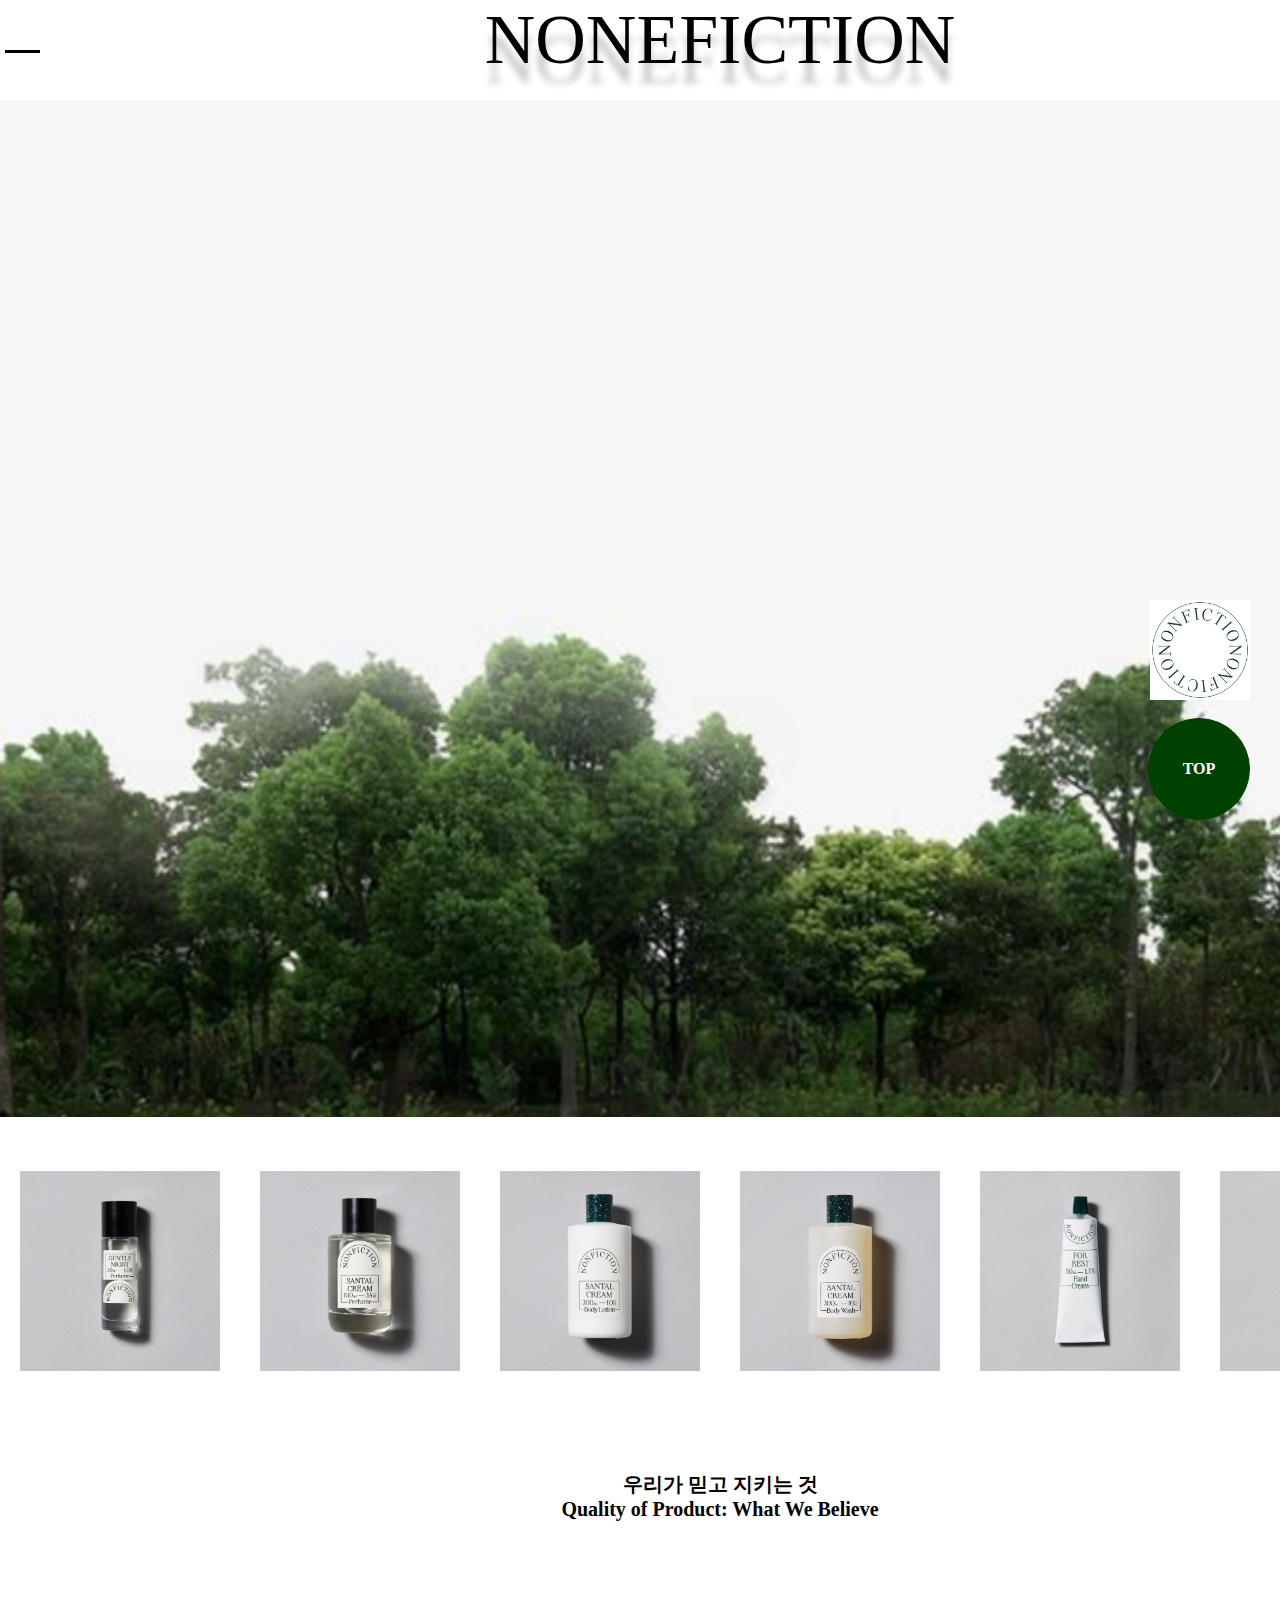
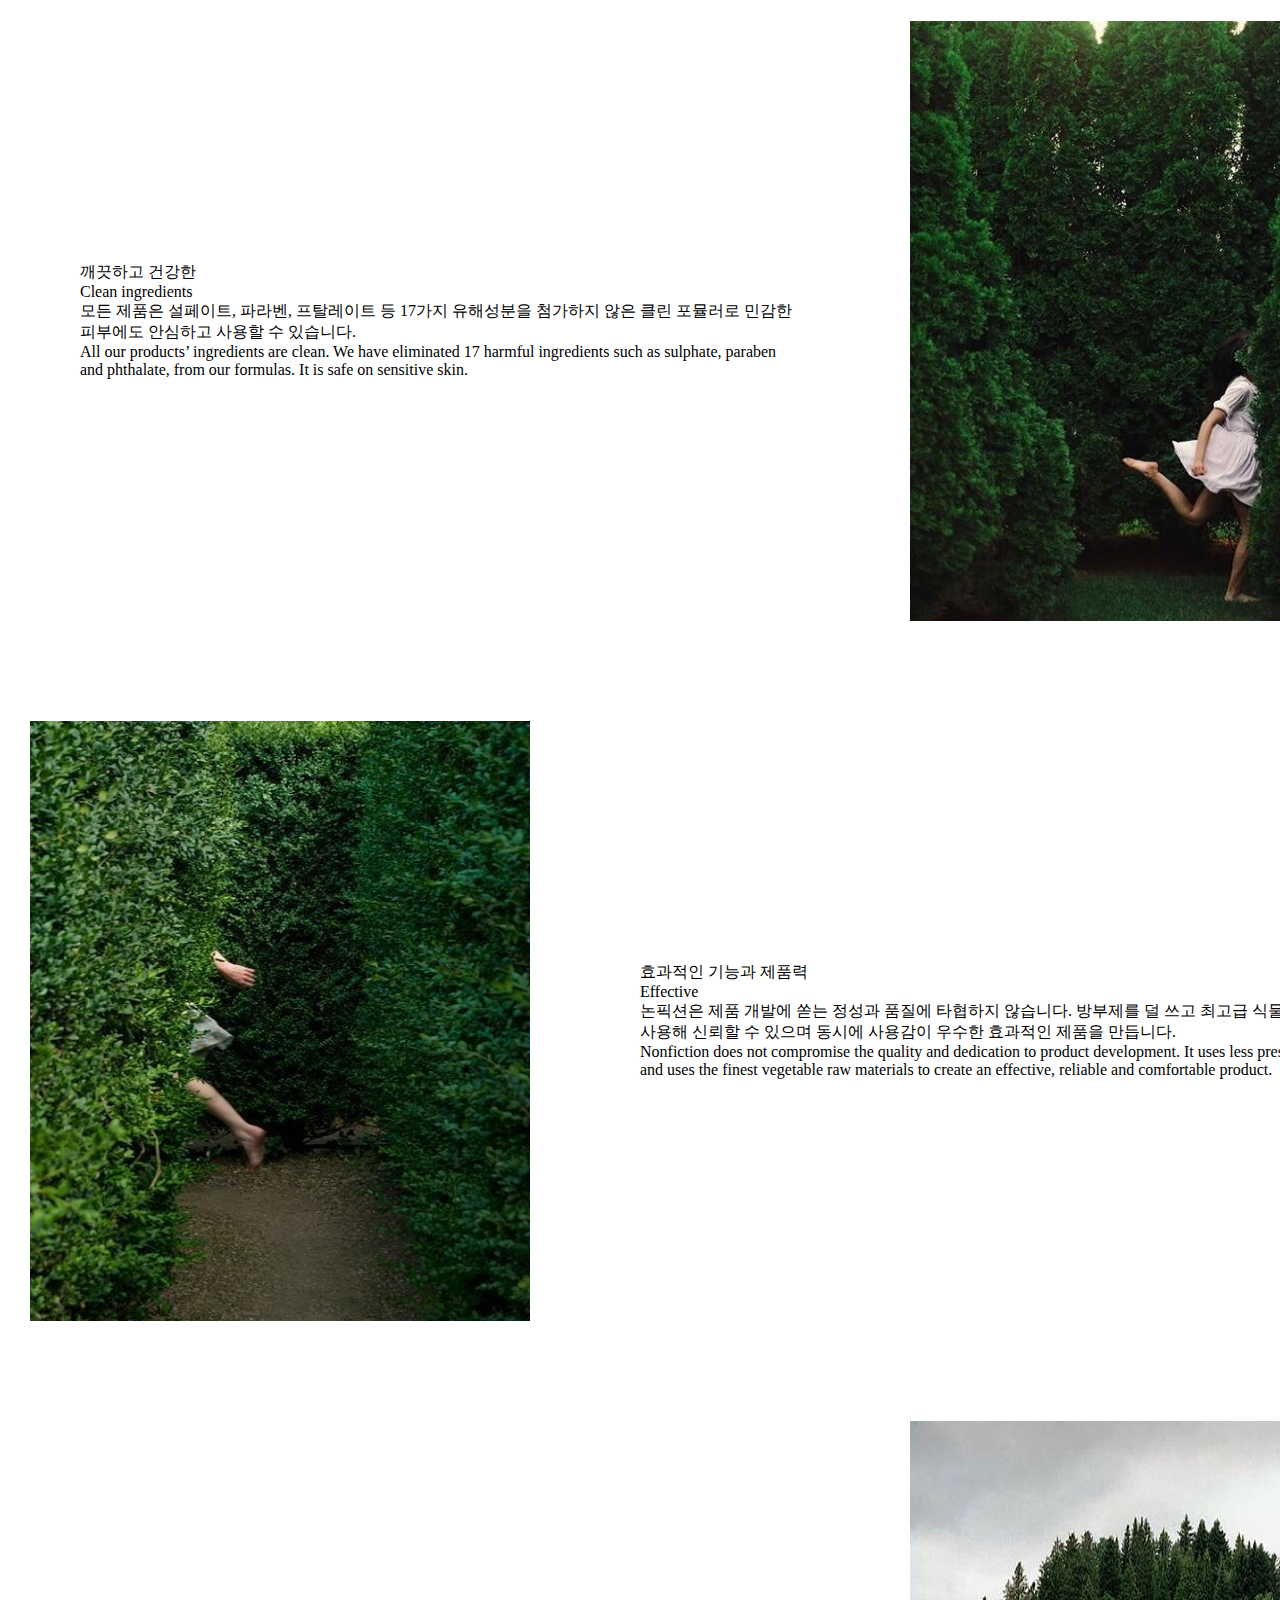
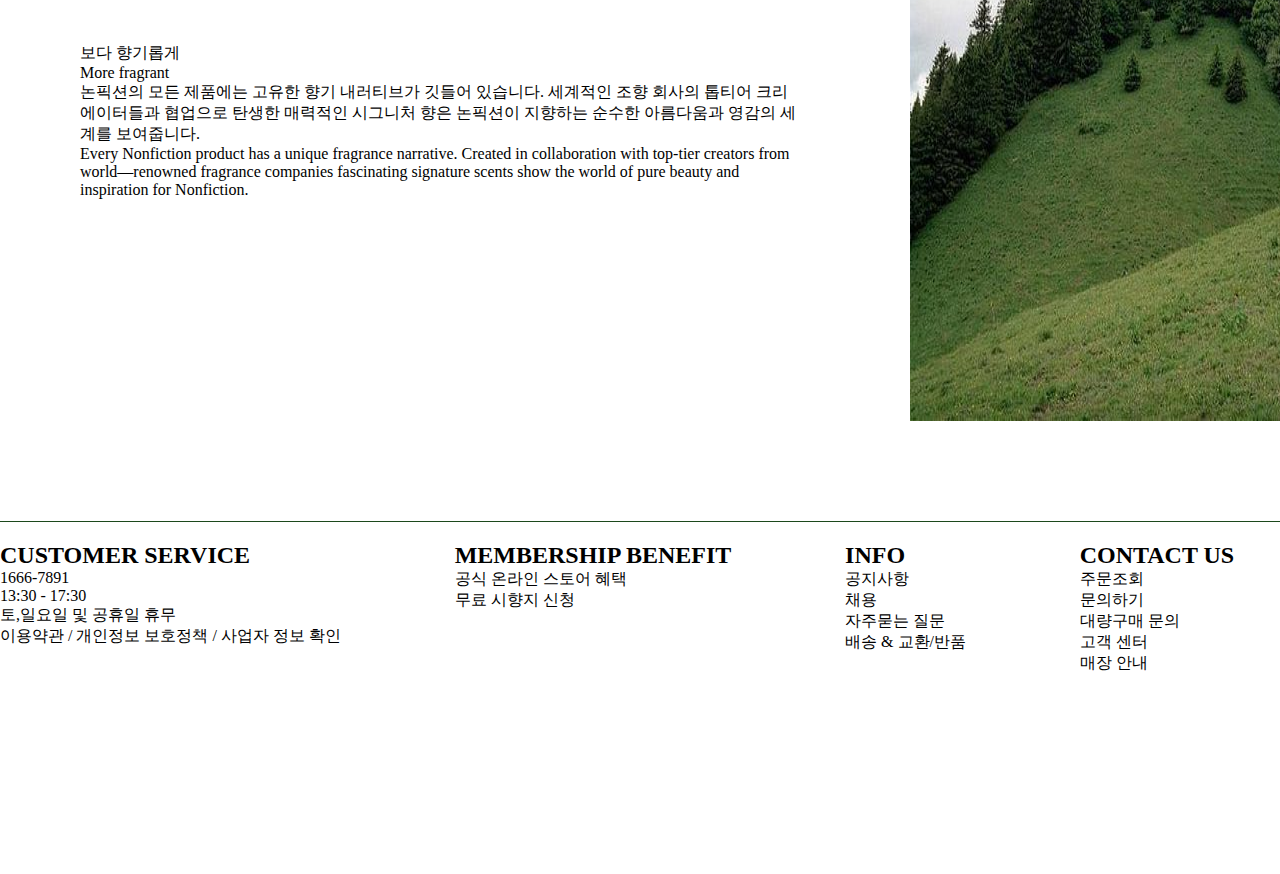
<file: nonefiction/index.html>
<!DOCTYPE html>
<html lang="ko">
    <head>
        <meta charset="UTF-8" />
        <meta name="viewport" content="width=device-width, initial-scale=1" />
        <link rel="stylesheet" type="text/css" href="./index.css" />
        <title>NONEFICTION</title>
    </head>
    <body>
        <div class="wrapper">
            <header>
                <input type="checkbox" id="menubar" />
                <label for="menubar">
                    <span></span>
                </label>
                <a href="#" class="bigtitle">NONEFICTION</a>
                <a href="#" class="login">LOGIN</a>
                <nav class="menu">
                    <a href="#" class="shop">SHOP</a>
                    <div class="shop_">
                        <a href="#">SHOP ALL</a>
                        <a href="#">BEST SELLER</a>
                        <a href="#">PERFUME</a>
                        <a href="#">BODY CARE</a>
                        <a href="#">HAND CARE</a>
                        <a href="#">LIP CARE</a>
                        <a href="#">ACC</a>
                    </div>
                    <a href="#" class="about">ABOUT</a>
                    <div class="about_">
                        <a href="#">OUR STORY</a>
                        <a href="#">CAMPAIGN</a>
                        <a href="#">PRESS</a>
                    </div>
                    <a href="#" class="stores">STORES</a>
                    <a href="../ver2/contact.html" class="contact">CONTACT</a>
                </nav>
            </header>
            <div class="banner">
                <img src="./images/숲.png" />
            </div>
            <aside>
                <img src="./images/논픽션동그라미로고.png" />
                <a href="#">TOP</a>
            </aside>
            <section class="items">
                <img src="./images/향수.png" />
                <img src="./images/향수2.png" />
                <img src="./images/바디로션.png" />
                <img src="./images/바디워시.png" />
                <img src="./images/핸드크림.png" />
                <img src="./images/립밤.png" />
            </section>
            <section class="contents">
                <div class="title">
                    <p>우리가 믿고 지키는 것</p>
                    <p>Quality of Product: What We Believe</p>
                </div>
                <div class="list">
                    <div>
                        <p>깨끗하고 건강한</p>
                        <p>Clean ingredients</p>
                        <p>
                            모든 제품은 설페이트, 파라벤, 프탈레이트 등 17가지
                            유해성분을 첨가하지 않은 클린 포뮬러로 민감한
                            피부에도 안심하고 사용할 수 있습니다.
                        </p>
                        <p>
                            All our products’ ingredients are clean. We have
                            eliminated 17 harmful ingredients such as sulphate,
                            paraben and phthalate, from our formulas. It is safe
                            on sensitive skin.
                        </p>
                    </div>
                    <img src="./images/미로에서사람1.jpg" />
                </div>
                <div class="list">
                    <img src="./images/미로에서사람2.jpg" />
                    <div>
                        <p>효과적인 기능과 제품력</p>
                        <p>Effective</p>
                        <p>
                            논픽션은 제품 개발에 쏟는 정성과 품질에 타협하지
                            않습니다. 방부제를 덜 쓰고 최고급 식물성 원료를
                            사용해 신뢰할 수 있으며 동시에 사용감이 우수한
                            효과적인 제품을 만듭니다.
                        </p>
                        <p>
                            Nonfiction does not compromise the quality and
                            dedication to product development. It uses less
                            preservatives and uses the finest vegetable raw
                            materials to create an effective, reliable and
                            comfortable product.
                        </p>
                    </div>
                </div>
                <div class="list">
                    <div>
                        <p>보다 향기롭게</p>
                        <p>More fragrant</p>
                        <p>
                            논픽션의 모든 제품에는 고유한 향기 내러티브가 깃들어
                            있습니다. 세계적인 조향 회사의 톱티어 크리에이터들과
                            협업으로 탄생한 매력적인 시그니처 향은 논픽션이
                            지향하는 순수한 아름다움과 영감의 세계를 보여줍니다.
                        </p>
                        <p>
                            Every Nonfiction product has a unique fragrance
                            narrative. Created in collaboration with top-tier
                            creators from world—renowned fragrance companies
                            fascinating signature scents show the world of pure
                            beauty and inspiration for Nonfiction.
                        </p>
                    </div>
                    <img src="./images/푸른산.jpg" />
                </div>
            </section>
            <footer>
                <div class="one">
                    <h2>CUSTOMER SERVICE</h2>
                    <p>1666-7891</p>
                    <p>13:30 - 17:30</p>
                    <p>토,일요일 및 공휴일 휴무</p>
                    <p>이용약관 / 개인정보 보호정책 / 사업자 정보 확인</p>
                </div>
                <div class="two">
                    <h2>MEMBERSHIP BENEFIT</h2>
                    <p>공식 온라인 스토어 혜택</p>
                    <p>무료 시향지 신청</p>
                </div>
                <div class="three">
                    <h2>INFO</h2>
                    <p>공지사항</p>
                    <p>채용</p>
                    <p>자주묻는 질문</p>
                    <p>배송 & 교환/반품</p>
                </div>
                <div class="four">
                    <h2>CONTACT US</h2>
                    <p>주문조회</p>
                    <p>문의하기</p>
                    <p>대량구매 문의</p>
                    <p>고객 센터</p>
                    <p>매장 안내</p>
                </div>
                <div class="five">
                    <h2>SOCIAL</h2>
                    <p>Instagram</p>
                    <p>Pinterest</p>
                    <p>Kakao</p>
                </div>
            </footer>
        </div>
    </body>
</html>
</file>
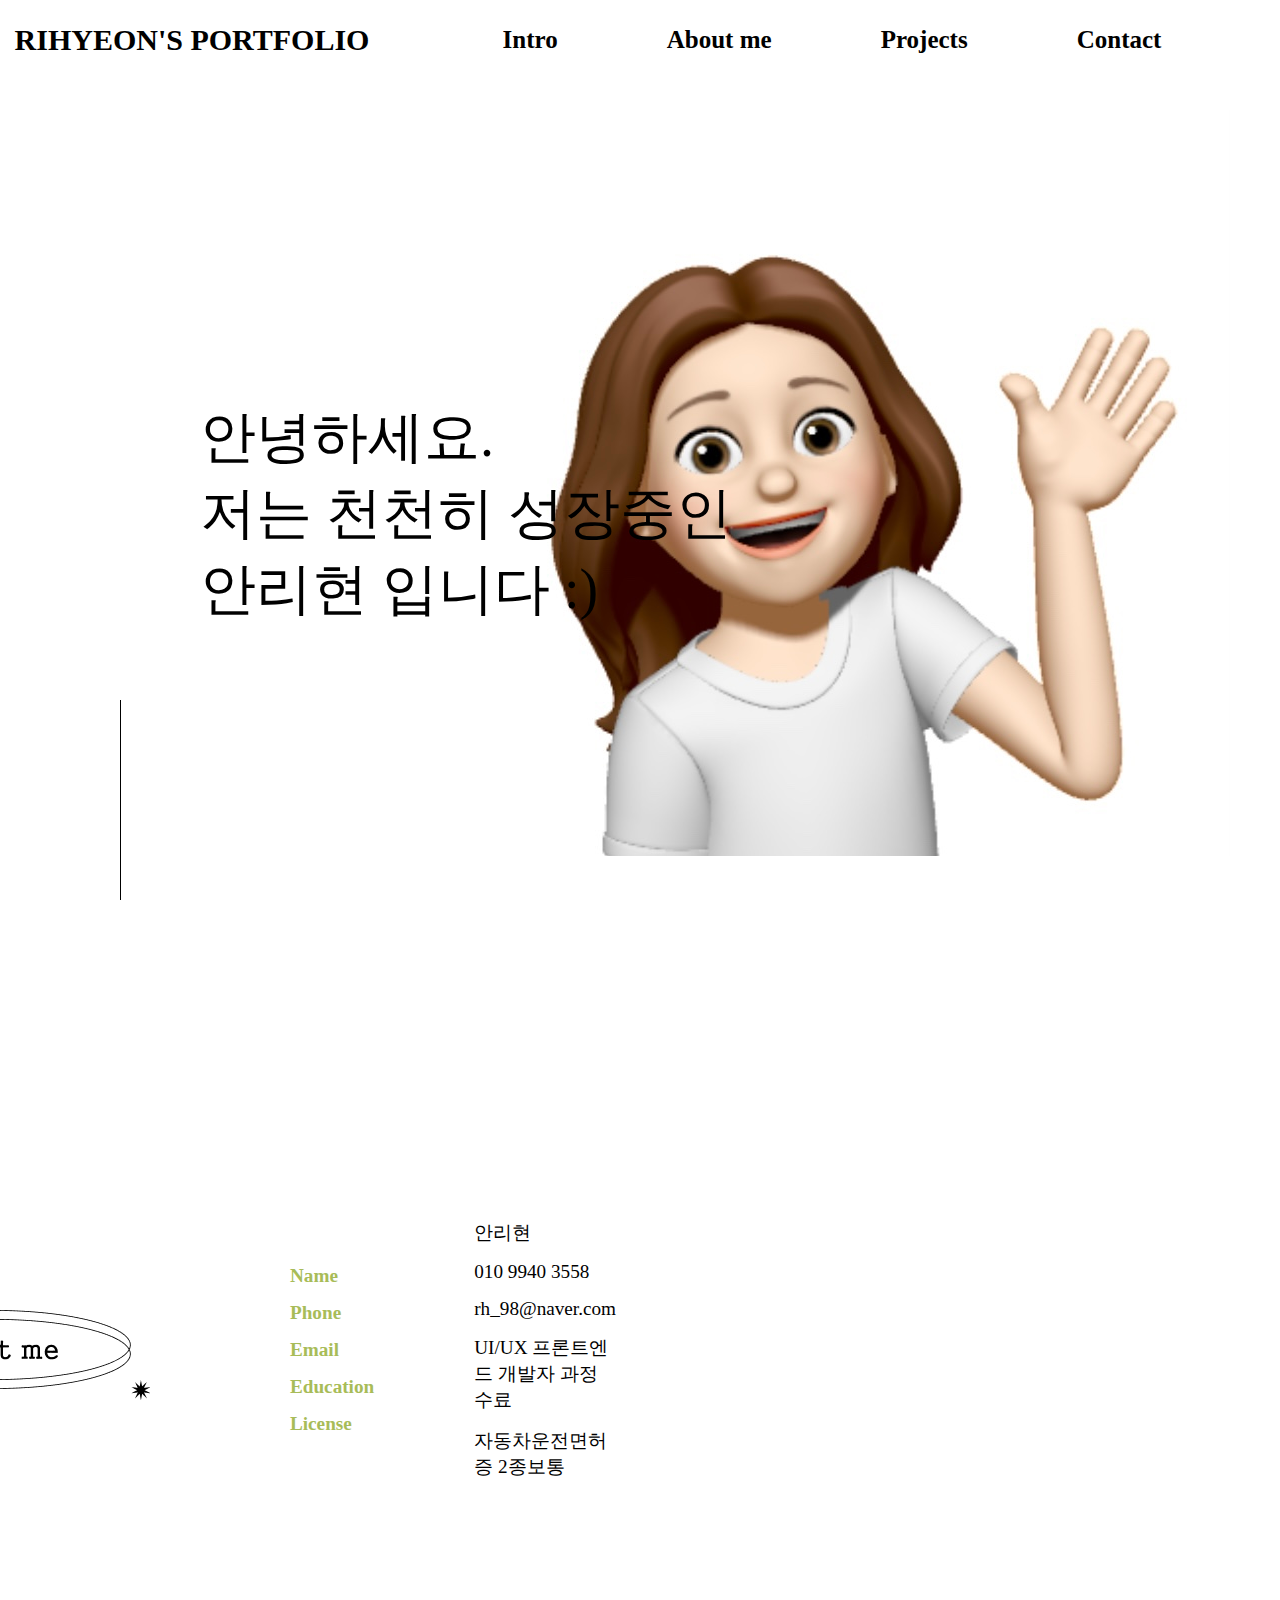
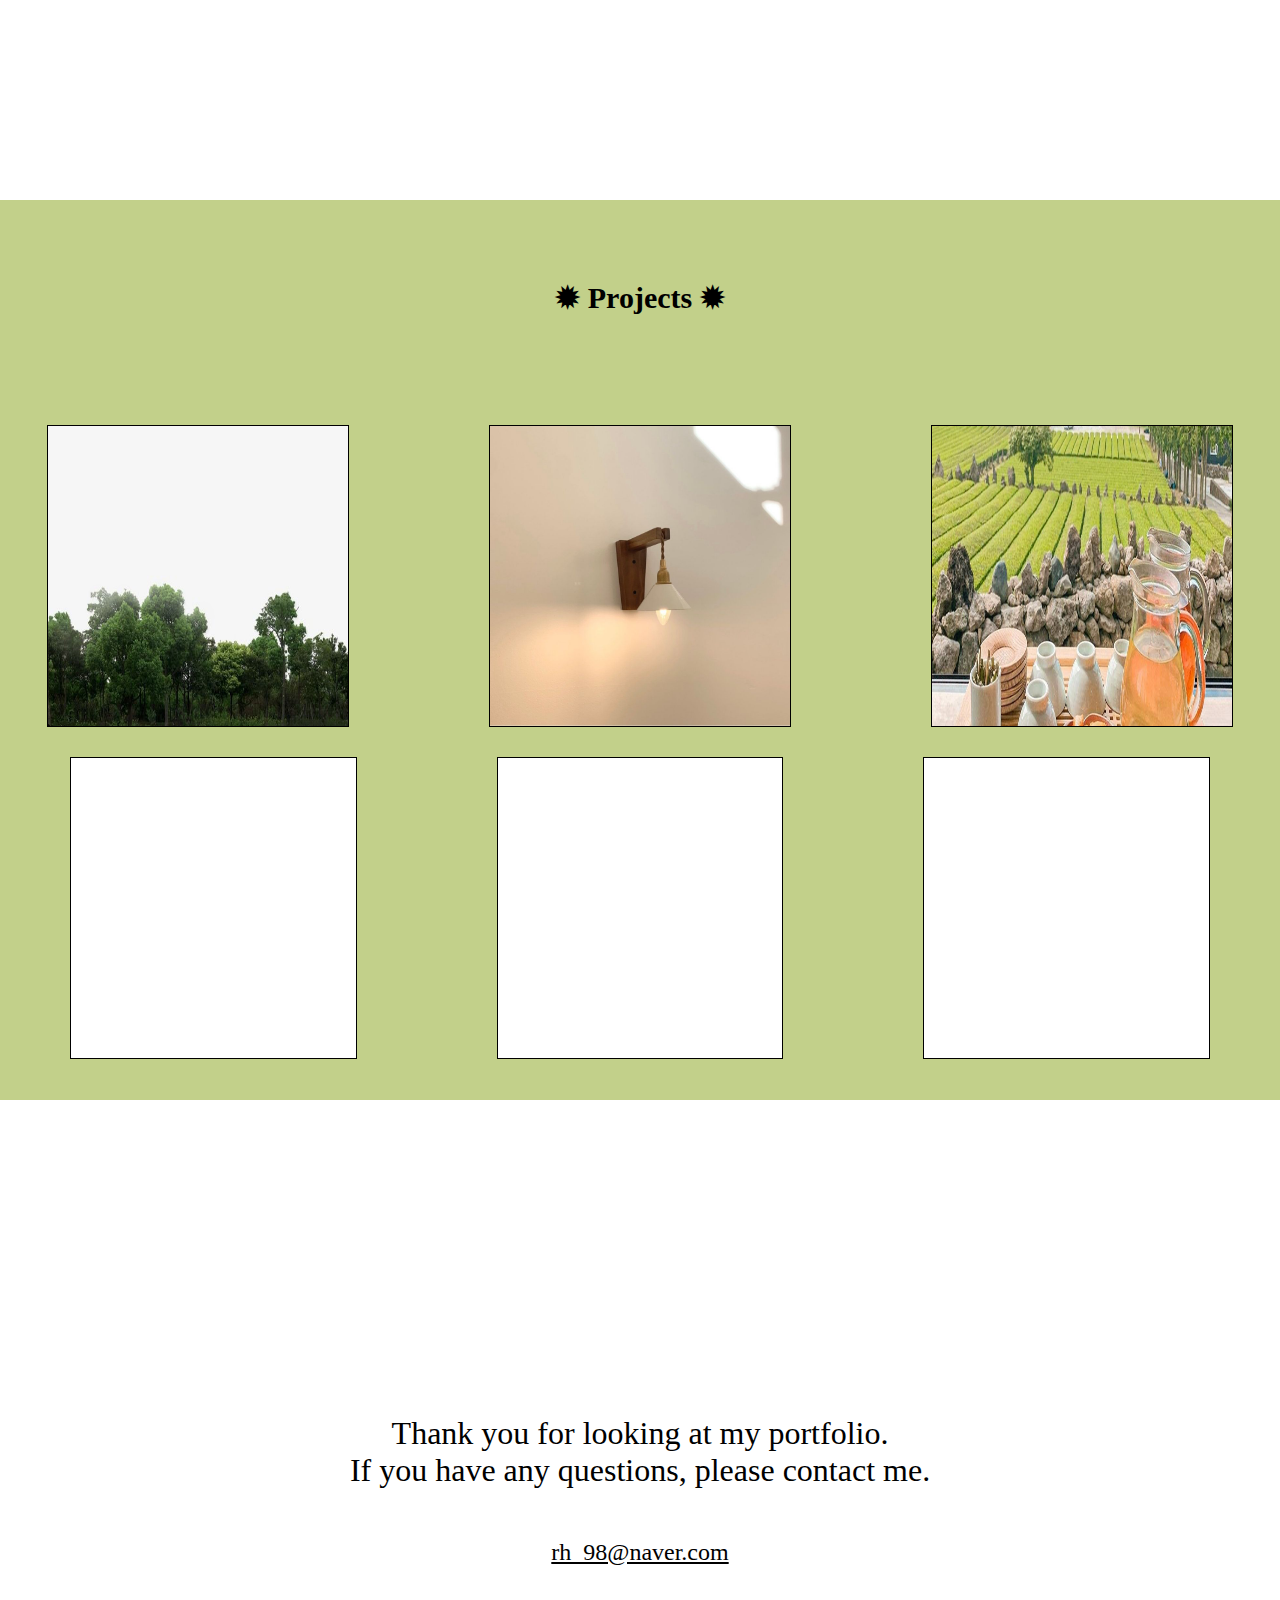
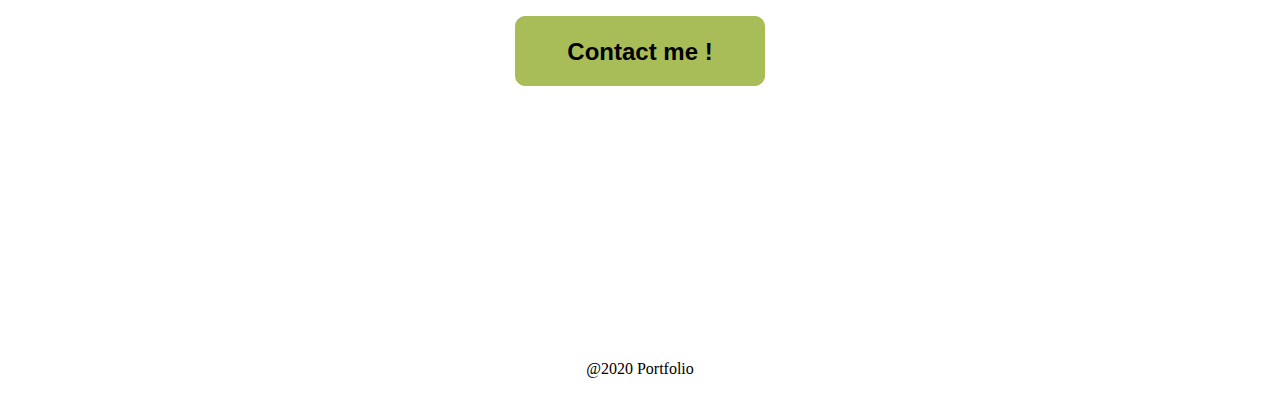
<file: rhPortfolio/index.html>
<!DOCTYPE html>
<html lang="ko">
    <head>
        <meta charset="UTF-8" />
        <meta name="viewport" content="width=device-width, initial-scale=1" />
        <link rel="stylesheet" type="text/css" href="./css/style.css">
        <title>RIHYEON'S Portfolio</title>
    </head>
    <body>
        <div class="wrapper">
            <section id="Email-popup">
                    <button type="submit" class="xbtn">
                        X
                    </button>
                <h1>Contact me !</h1>
                <form
                    class="gform"
                    method="POST"
                    data-email="rh_98@naver.com"
                    action="https://script.google.com/macros/s/AKfycbxP_toGmjDKqVwSVPYrUGvl3sKDlwXRPEp-JnmFxCFq5tjpnfzwMRVIyWCEji1Ij4jG_Q/exec"
                >
                    <fieldset class="form-elements">
                        <div class="box-input">
                            <label for="userName">Name</label>
                            <input
                                type="text"
                                id="userName"
                                name="name"
                                placeholder="이름입력"
                            />
                        </div>
                        <div class="box-input">
                            <label for="userEmail">Email-Address</label>
                            <input
                                type="email"
                                id="userEmail"
                                name="name"
                                placeholder="이메일입력"
                            />
                        </div>
                        <div class="box-input">
                            <label for="userMessage">Message</label>
                            <textarea name="message" id="userMessage"></textarea>
                        </div>
                        <div class="box-input">
                            <button type="submit" class="btn-send">
                                Send Message
                            </button>
                        </div>
                    </fieldset>
                    <div style="display: none" class="thankyou_message">
                        <p>
                            메일이 성공적으로 보내졌습니다. <br>빠른 시일 내에 답변
                            드리겠습니다.
                        </p>
                    </div>
                </form>
            </section>
            <section class="sec1">
                <nav>
                    <div class="title">
                        <h1><a href="#">RIHYEON'S PORTFOLIO</a></h1>
                    </div>
                    <div class="sub-title">
                    <h3><a href="#">Intro</a></h3>
                    <h3><a href="#sec2">About me</a></h3>
                    <h3><a href="#sec3">Projects</a></h3>
                    <h3><a href="#sec4">Contact</a></h3>
                    </div>
                </nav>
                <p>안녕하세요.<br>
                저는 천천히 성장중인<br>
                안리현 입니다 :)</p>
                <img src="./images/KakaoTalk_20220708_161737827.jpg">
                <div class="line"></div>
            </section>
            <section class="sec2" id="sec2">
                    <div class="img">
                        <img src="./images/화면 캡처 2022-10-25 170059.png">
                    </div>
                    <div class="contents">
                        <ul>
                            <li>Name</li>
                            <li>Phone</li>
                            <li>Email</li>
                            <li>Education</li>
                            <li>License</li>
                        </ul>
                    </div>
                    <div class="detail">
                        <ul>
                            <li>안리현</li>
                            <li>010 9940 3558</li>
                            <li>rh_98@naver.com</li>
                            <li>UI/UX 프론트엔드 개발자 과정 수료</li>
                            <li>자동차운전면허증 2종보통 </li>
                        </ul>
                    </div>
            </section>
            <section class="sec3" id="sec3">
                <h1>✹ Projects ✹</h1>
                <div class="boxes">
                    <div class="first">
                        <div>
                            <a href="https://thisisrihyeon.github.io/nonefiction/index.html" target="_blank" rel="noopener noreferrer">
                            <img src="./images/숲.png">
                            </a>
                        </div>
                        <div>
                            <a href="https://thisisrihyeon.github.io/%EA%B7%B8%EB%A6%AC%EB%93%9C%20%EB%A0%88%EC%9D%B4%EC%95%84%EC%9B%83/index.html" target="_blank" rel="noopener noreferrer">
                            <img src="./images/빈티지조명.jpg">
                            </a>
                        </div>
                        <div>
                            <a href="https://thisisrihyeon.github.io/%EC%9B%B9%EB%94%94%EC%9E%90%EC%9D%B8%20%EA%B8%B0%EB%8A%A5%EC%82%AC%20PROJECT/C-3/index.html" target="_blank" rel="noopener noreferrer">
                            <img src="./images/slide1.png">
                            </a>
                        </div>
                    </div>
                    <div class="second">
                        <div></div>
                        <div></div>
                        <div></div>
                    </div>
                </div>
            </section>
            <section class="sec4" id="sec4">
                <div class="sec4-wrap">
                    <div>
                        <p>Thank you for looking at my portfolio.<br>
                        If you have any questions, please contact me.</p>
                    </div>
                    <p class="Email">rh_98@naver.com</p>
                    <button class="button">Contact me !</button>
                    <p class="last">@2020 Portfolio</p>
                </div>
            </section>
        </div>
        <script src="./js/form-submission-handler.js"></script>
        <script src="./js/script.js"></script>
    </body>
</html>
</file>
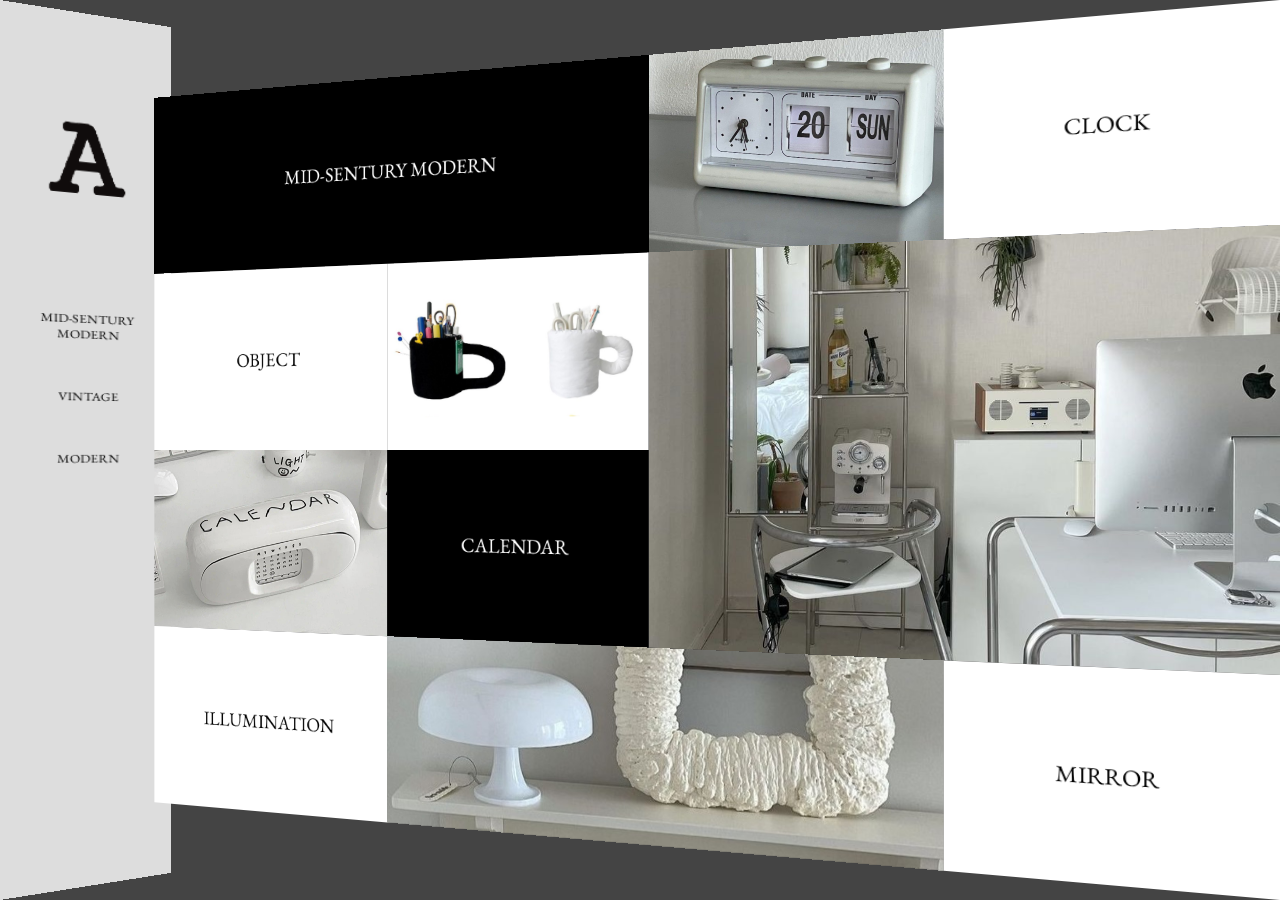
<file: rhPortfolio/그리드레이아웃 PROJECT/index.html>
<!DOCTYPE html>
<html lang="ko">
    <head>
        <meta charset="UTF-8" />
        <meta name="viewport" content="width=device-width, initial-scale=1" />
        <link rel="stylesheet" type="text/css" href="./css/style.css">
        <link rel="stylesheet" type="text/css" href="./css/reset.css">
        <link rel="stylesheet" href="https://cdnjs.cloudflare.com/ajax/libs/font-awesome/6.1.0/css/all.min.css"/>
        <title>그리드 레이아웃</title>
    </head>
    <body>
        <div class="wrapper">
            <div class="menu-icon">
                <i class="fa-solid fa-bars"></i>
            </div>
            <nav class="menu-bar">
                <div>
                    <img src="./images/LOGO.png" alt="로고">
                </div>
                <ul>
                    <li><a href="#">MID-SENTURY<br>MODERN</a></li>
                    <li><a href="#">VINTAGE</a></li>
                    <li><a href="#">MODERN</a></li>
                </ul>
            </nav>
            <main class="menuon">
                <section class="box1 on">
                    <p>MID-SENTURY MODERN</p>
                    <p></p>
                    <p>CLOCK</p>
                    <p>OBJECT</p>
                    <p></p>
                    <p></p>
                    <p></p>
                    <p>CALENDAR</p>
                    <p>ILLUMINATION</p>
                    <p></p>
                    <p>MIRROR</p>
                </section>
                <section class="box2">
                    <p>VINTAGE</p>
                    <p></p>
                    <p>COZY</p>
                    <p></p>
                    <p></p>
                    <p></p>
                    <p>WOOD</p>
                    <p></p>
                    <p>MINIMAL</p>
                    <p></p>
                    <p></p>
                </section>
                <section class="box3">
                    <p></p>
                    <p>MODERN</p>
                    <p></p>
                    <p>CONTEMPORARY</p>
                    <p></p>
                    <p>SIMPLE</p>
                    <p></p>
                </section>
            </main>
        </div>
        <script src="./js/script.js"></script>
    </body>
</html>
</file>
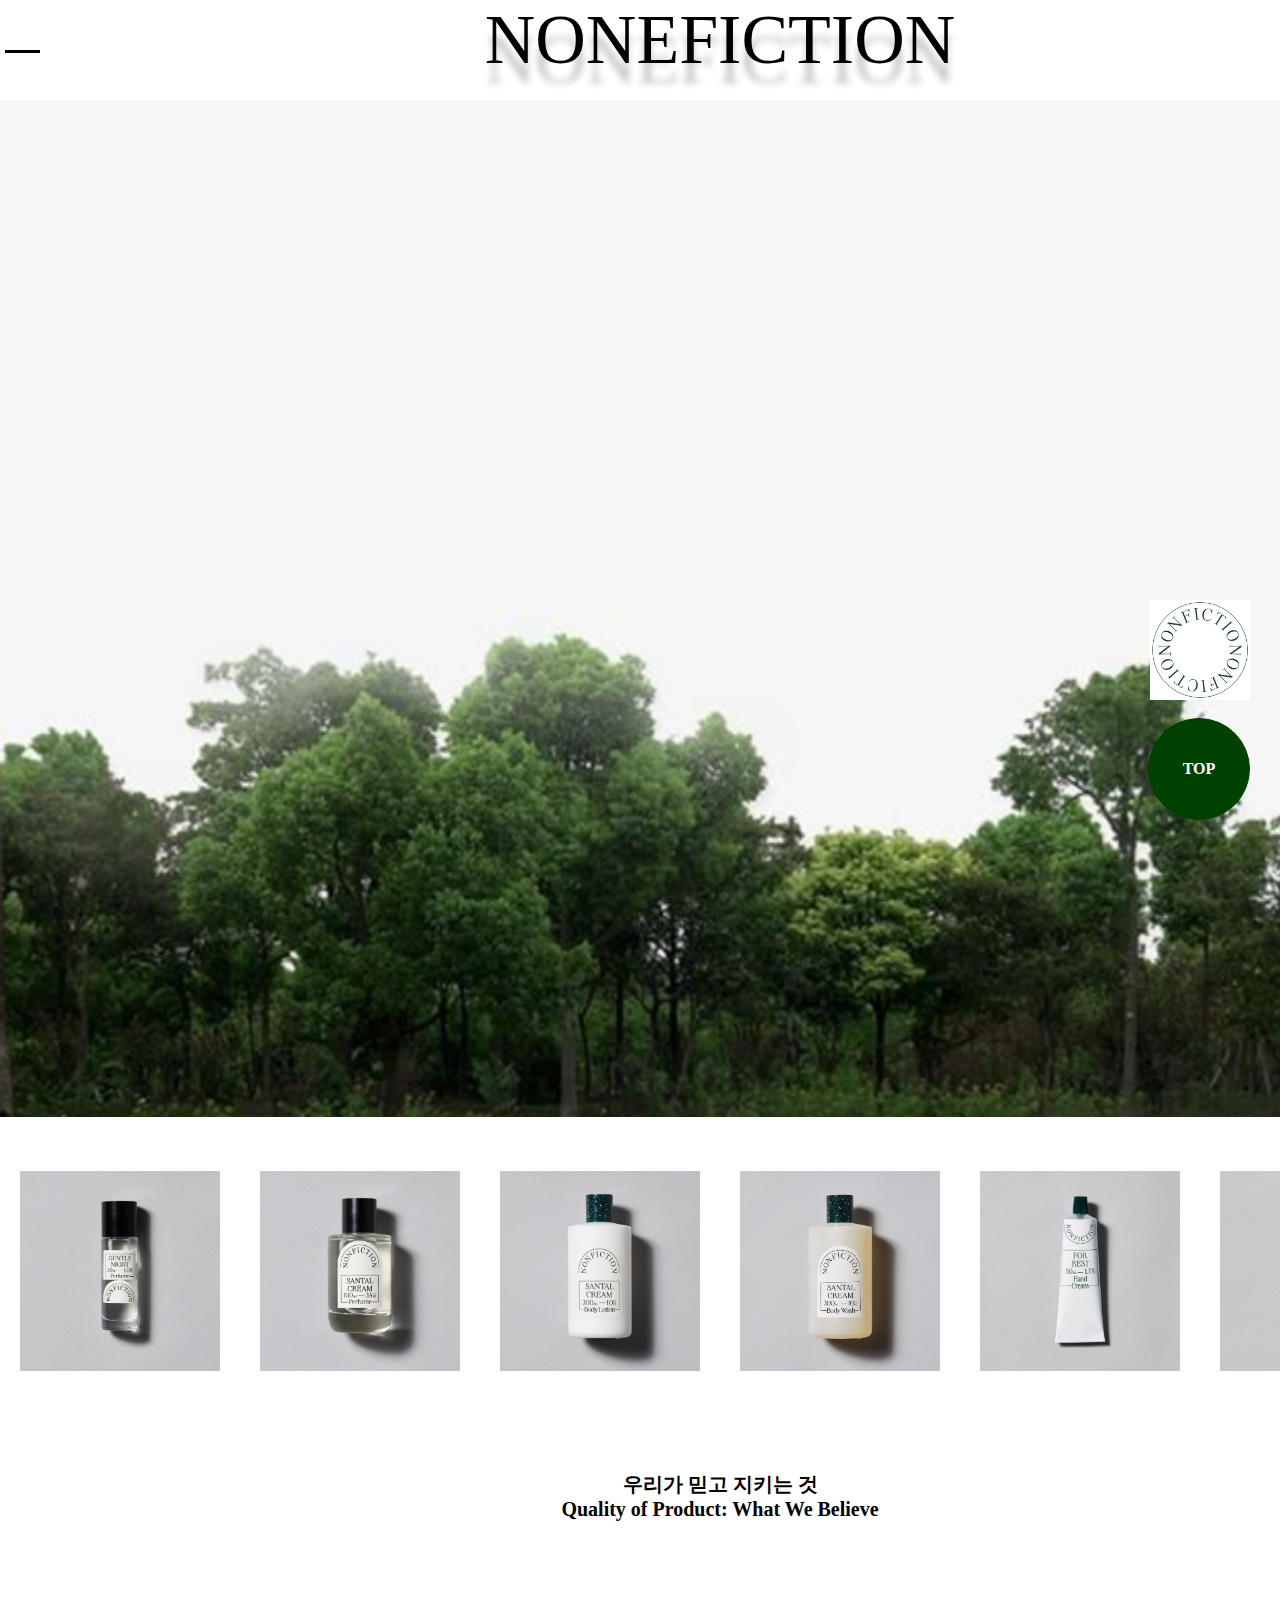
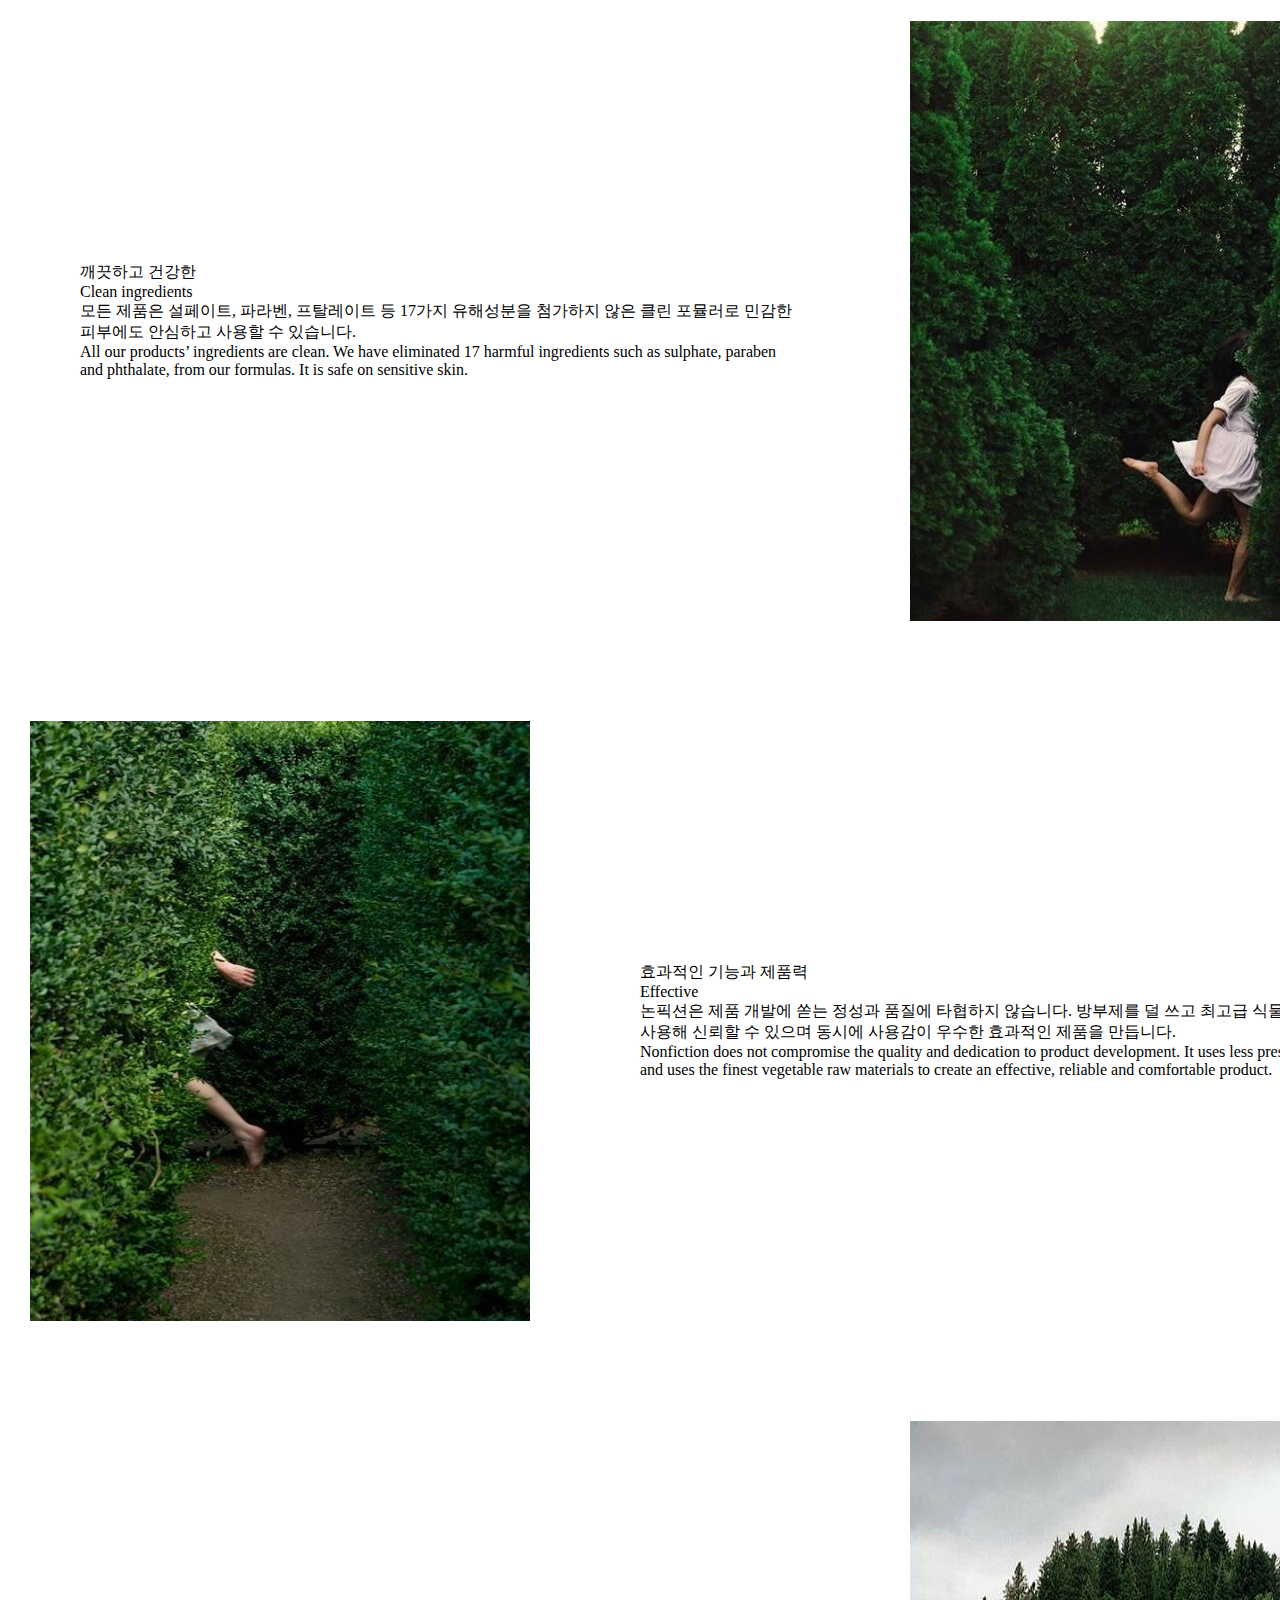
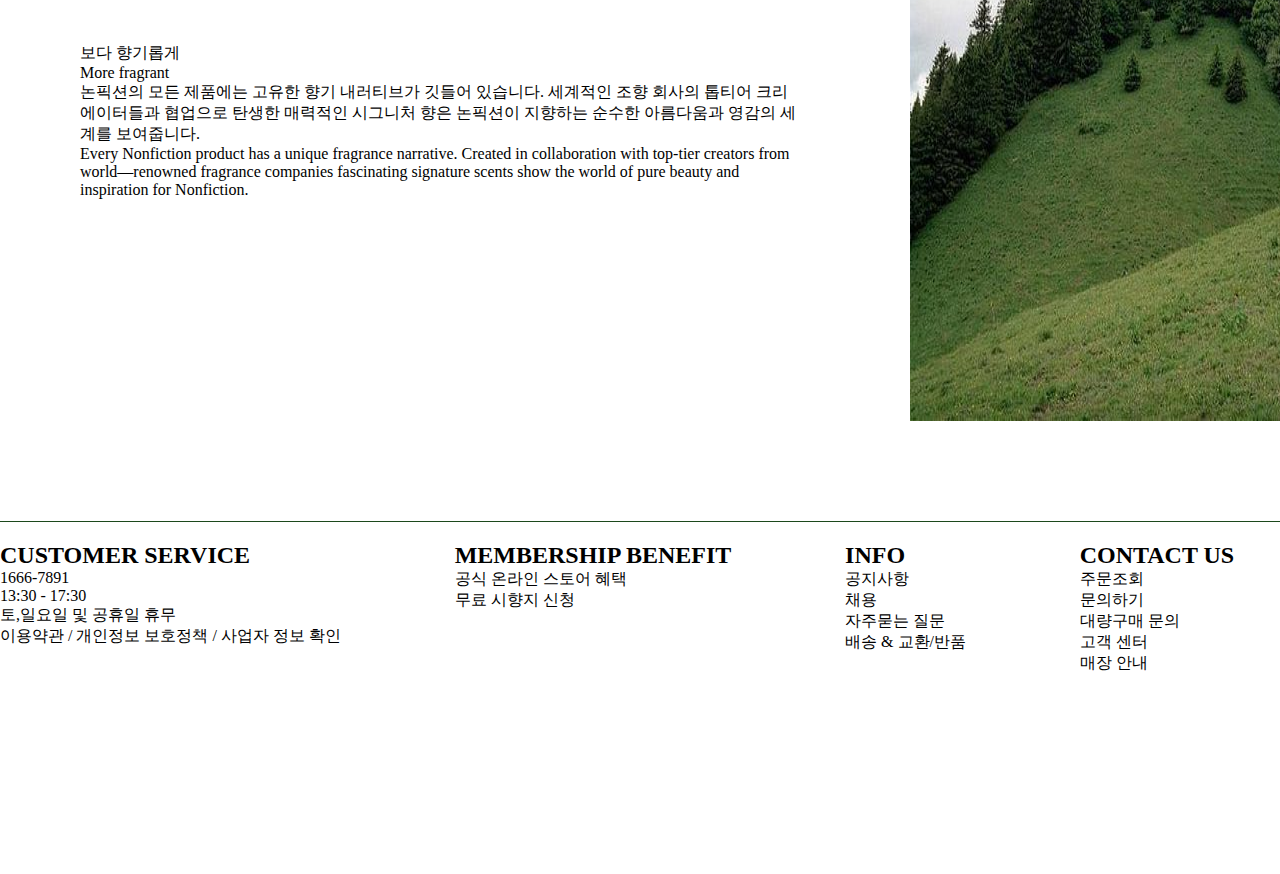
<file: rhPortfolio/쇼핑몰 PROJECT/index.html>
<!DOCTYPE html>
<html lang="ko">
    <head>
        <meta charset="UTF-8" />
        <meta name="viewport" content="width=device-width, initial-scale=1" />
        <link rel="stylesheet" type="text/css" href="./index.css" />
        <title>포트폴리오</title>
    </head>
    <body>
        <div class="wrapper">
            <header>
                <input type="checkbox" id="menubar" />
                <label for="menubar">
                    <span></span>
                </label>
                <a href="#" class="bigtitle">NONEFICTION</a>
                <a href="#" class="login">LOGIN</a>
                <nav class="menu">
                    <a href="#" class="shop">SHOP</a>
                    <div class="shop_">
                        <a href="#">SHOP ALL</a>
                        <a href="#">BEST SELLER</a>
                        <a href="#">PERFUME</a>
                        <a href="#">BODY CARE</a>
                        <a href="#">HAND CARE</a>
                        <a href="#">LIP CARE</a>
                        <a href="#">ACC</a>
                    </div>
                    <a href="#" class="about">ABOUT</a>
                    <div class="about_">
                        <a href="#">OUR STORY</a>
                        <a href="#">CAMPAIGN</a>
                        <a href="#">PRESS</a>
                    </div>
                    <a href="#" class="stores">STORES</a>
                    <a href="https://thisisrihyeon.github.io/nonefiction/contact.html" class="contact">CONTACT</a>
                </nav>
            </header>
            <div class="banner">
                <img src="./images/숲.png" />
            </div>
            <aside>
                <img src="./images/논픽션동그라미로고.png" />
                <a href="#">TOP</a>
            </aside>
            <section class="items">
                <img src="./images/향수.png" />
                <img src="./images/향수2.png" />
                <img src="./images/바디로션.png" />
                <img src="./images/바디워시.png" />
                <img src="./images/핸드크림.png" />
                <img src="./images/립밤.png" />
            </section>
            <section class="contents">
                <div class="title">
                    <p>우리가 믿고 지키는 것</p>
                    <p>Quality of Product: What We Believe</p>
                </div>
                <div class="list">
                    <div>
                        <p>깨끗하고 건강한</p>
                        <p>Clean ingredients</p>
                        <p>
                            모든 제품은 설페이트, 파라벤, 프탈레이트 등 17가지
                            유해성분을 첨가하지 않은 클린 포뮬러로 민감한
                            피부에도 안심하고 사용할 수 있습니다.
                        </p>
                        <p>
                            All our products’ ingredients are clean. We have
                            eliminated 17 harmful ingredients such as sulphate,
                            paraben and phthalate, from our formulas. It is safe
                            on sensitive skin.
                        </p>
                    </div>
                    <img src="./images/미로에서사람1.jpg" />
                </div>
                <div class="list">
                    <img src="./images/미로에서사람2.jpg" />
                    <div>
                        <p>효과적인 기능과 제품력</p>
                        <p>Effective</p>
                        <p>
                            논픽션은 제품 개발에 쏟는 정성과 품질에 타협하지
                            않습니다. 방부제를 덜 쓰고 최고급 식물성 원료를
                            사용해 신뢰할 수 있으며 동시에 사용감이 우수한
                            효과적인 제품을 만듭니다.
                        </p>
                        <p>
                            Nonfiction does not compromise the quality and
                            dedication to product development. It uses less
                            preservatives and uses the finest vegetable raw
                            materials to create an effective, reliable and
                            comfortable product.
                        </p>
                    </div>
                </div>
                <div class="list">
                    <div>
                        <p>보다 향기롭게</p>
                        <p>More fragrant</p>
                        <p>
                            논픽션의 모든 제품에는 고유한 향기 내러티브가 깃들어
                            있습니다. 세계적인 조향 회사의 톱티어 크리에이터들과
                            협업으로 탄생한 매력적인 시그니처 향은 논픽션이
                            지향하는 순수한 아름다움과 영감의 세계를 보여줍니다.
                        </p>
                        <p>
                            Every Nonfiction product has a unique fragrance
                            narrative. Created in collaboration with top-tier
                            creators from world—renowned fragrance companies
                            fascinating signature scents show the world of pure
                            beauty and inspiration for Nonfiction.
                        </p>
                    </div>
                    <img src="./images/푸른산.jpg" />
                </div>
            </section>
            <footer>
                <div class="one">
                    <h2>CUSTOMER SERVICE</h2>
                    <p>1666-7891</p>
                    <p>13:30 - 17:30</p>
                    <p>토,일요일 및 공휴일 휴무</p>
                    <p>이용약관 / 개인정보 보호정책 / 사업자 정보 확인</p>
                </div>
                <div class="two">
                    <h2>MEMBERSHIP BENEFIT</h2>
                    <p>공식 온라인 스토어 혜택</p>
                    <p>무료 시향지 신청</p>
                </div>
                <div class="three">
                    <h2>INFO</h2>
                    <p>공지사항</p>
                    <p>채용</p>
                    <p>자주묻는 질문</p>
                    <p>배송 & 교환/반품</p>
                </div>
                <div class="four">
                    <h2>CONTACT US</h2>
                    <p>주문조회</p>
                    <p>문의하기</p>
                    <p>대량구매 문의</p>
                    <p>고객 센터</p>
                    <p>매장 안내</p>
                </div>
                <div class="five">
                    <h2>SOCIAL</h2>
                    <p>Instagram</p>
                    <p>Pinterest</p>
                    <p>Kakao</p>
                </div>
            </footer>
        </div>
    </body>
</html>
</file>
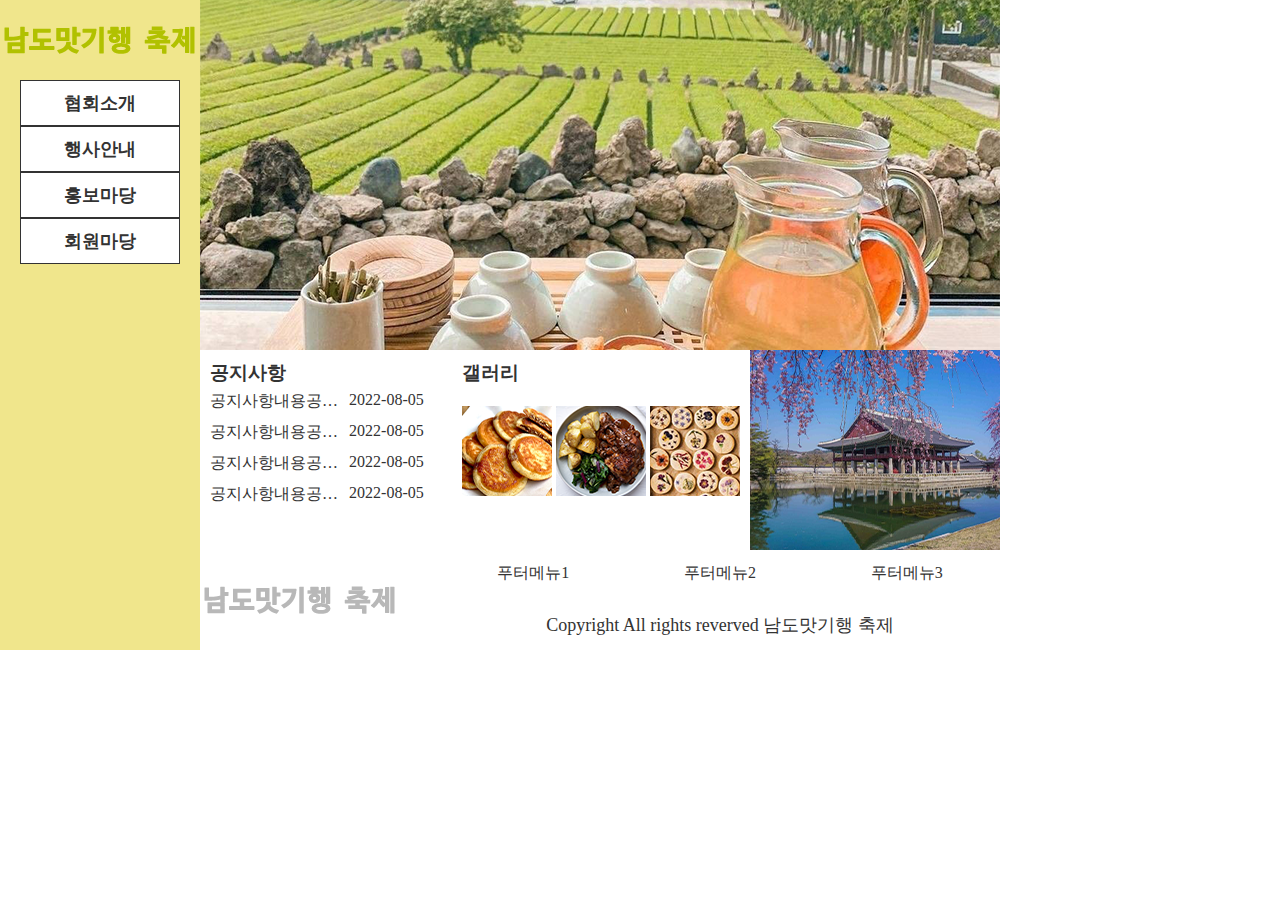
<file: rhPortfolio/웹디자인 기능사 PROJECT/index.html>
<!DOCTYPE html>
<html lang="ko">
    <head>
        <meta charset="UTF-8" />
        <meta http-equiv="X-UA-Compatible" content="IE=edge" />
        <meta name="viewport" content="width=device-width, initial-scale=1.0" />
        <link rel="stylesheet" type="text/css" href="./css/style.css" />
        <title>웹디자인기능사 C-2</title>
        <script src="./script/jquery3.6.0.js"></script>
        <script src="./script/script.js"></script>
    </head>
    <body>
        <div id="modal">
            <h2>남도맛기행 팝업 제목</h2>
            <p>남도맛기행 팝업에 들어가는 내용을 여기에 기재합니다</p>
            <a href="#"><button>X 닫기</button>
        </div>
        <div id="wrapper">
            <header>
                <h1 class="logo">
                    <a href="#"><img src="./images/logo.png" alt="로고이미지"></a>
                </h1>
                <nav>
                    <ul>
                        <li class="main-menu">
                            <a href="#">협회소개</a>
                            <ul class="sub-menu">
                                <li><a href="#">인사말</a></li>
                                <li><a href="#">명인</a></li>
                                <li><a href="#">오시는길</a></li>
                            </ul>
                        </li>
                        <li class="main-menu">
                            <a href="#">행사안내</a>
                            <ul class="sub-menu">
                                <li><a href="#">요리경연대회</a></li>
                                <li><a href="#">전시참가</a></li>
                                <li><a href="#">참가신청</a></li>
                            </ul>
                        </li>
                        <li class="main-menu">
                            <a href="#">홍보마당</a>
                            <ul class="sub-menu">
                                <li><a href="#">축제소식</a></li>
                                <li><a href="#">보도자료</a></li>
                                <li><a href="#">레시피</a></li>
                            </ul>
                        </li>
                        <li class="main-menu">
                            <a href="#">회원마당</a>
                            <ul class="sub-menu">
                                <li><a href="#">QnA</a></li>
                                <li><a href="#">사진갤러리</a></li>
                                <li><a href="#">공지사항</a></li>
                            </ul>
                        </li>
                    </ul>
                </nav>
            </header>
            <main>
                <section class="slide">
                    <div class="slide-list">
                        <a href="#"><img src="./images/slide1.png" alt="슬라이드 이미지1"></a>
                        <a href="#"><img src="./images/slide2.png" alt="슬라이드 이미지2"></a>
                        <a href="#"><img src="./images/slide3.png" alt="슬라이드 이미지3"></a>
                    </div>
                </section>
                <section class="contents">
                    <div class="notice">
                        <h3><a href="#">공지사항</a></h3>
                        <ul>
                            <li class="modalopen"><a href="#">공지사항내용공지사항내용</a><p>2022-08-05</p></li>
                            <li><a href="#">공지사항내용공지사항내용</a><p>2022-08-05</p></li>
                            <li><a href="#">공지사항내용공지사항내용</a><p>2022-08-05</p></li>
                            <li><a href="#">공지사항내용공지사항내용</a><p>2022-08-05</p></li>
                        </ul>
                    </div>
                    <div class="gallery">
                        <h3><a href="#">갤러리</a></h3>
                        <div class="gallery-list">
                            <a href="#"><img src="./images/gallery1.png" alt="갤러리이미지1"></a>
                            <a href="#"><img src="./images/gallery2.png" alt="갤러리이미지2"></a>
                            <a href="#"><img src="./images/gallery3.png" alt="갤러리이미지3"></a>
                        </div>
                    </div>
                    <div class="banner">
                        <a href="#"><img src="./images/banner.png" alt="배너 이미지"></a>
                    </div>
                </section>
                <footer>
                    <div class="f-logo">
                        <a href="#"><img src="./images/f-logo.png" alt="푸터로고"></a>
                    </div>
                    <div class="f-item">
                        <ul class="f-menu">
                            <li><a href="#">푸터메뉴1</a></li>
                            <li><a href="#">푸터메뉴2</a></li>
                            <li><a href="#">푸터메뉴3</a></li>
                        </ul>
                        <p class="f-text">Copyright All rights reverved 남도맛기행 축제</p>
                    </div>
                </footer>
            </main>
        </div>
    </body>
</html>
</file>
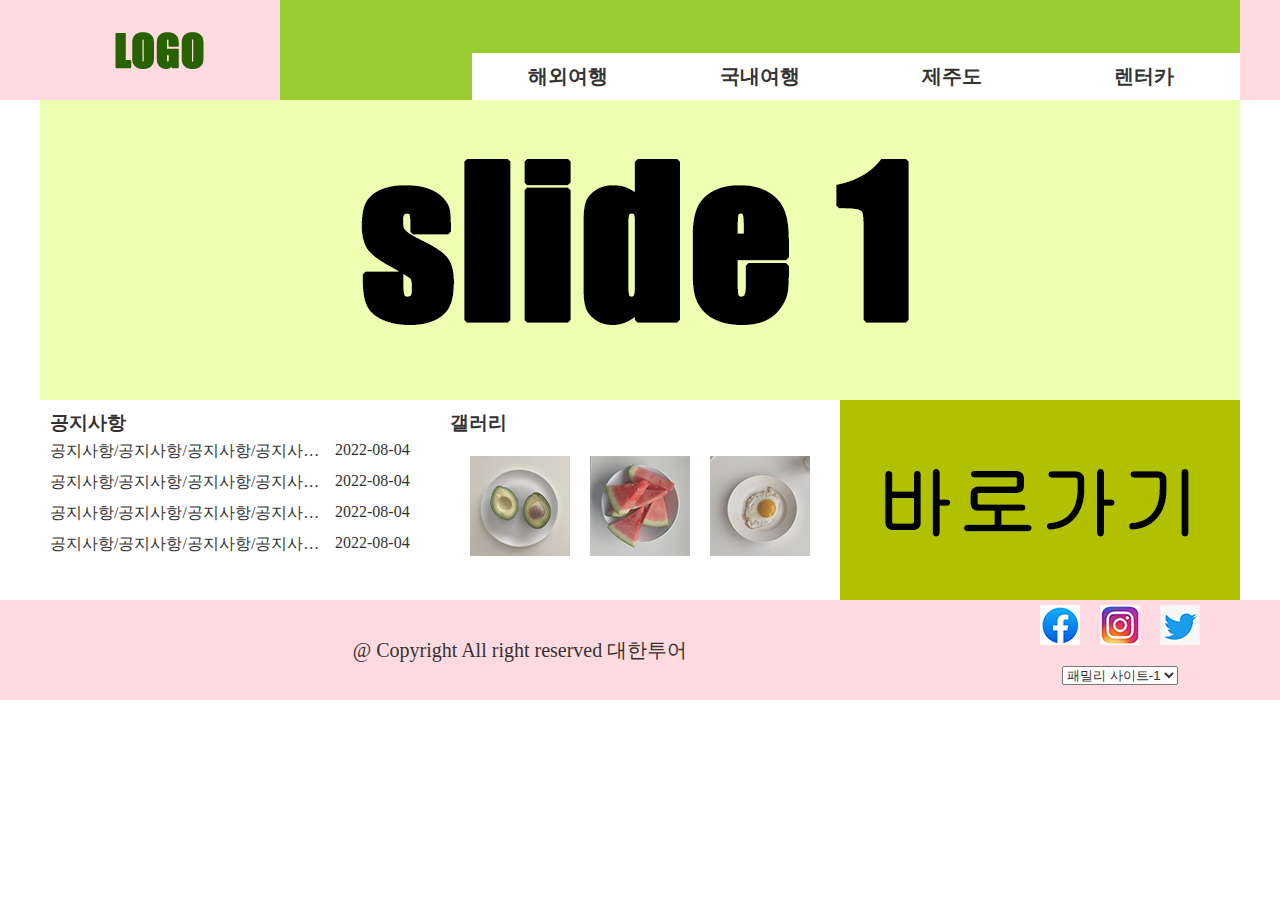
<file: 웹디자인 기능사 PROJECT/B-2/index.html>
<!DOCTYPE html>
<html lang="ko">
    <head>
        <meta charset="UTF-8" />
        <meta name="viewport" content="width=device-width, initial-scale=1" />
        <link rel="stylesheet" type="text/css" href="./css/style.css">
        <script src="./script/jquery3.6.0.js"></script>
        <script src="./script/script.js"></script>
        <title>b-2</title>
    </head>
    <body>
        <div class="modal">
            <h2>b-2 대한투어 팝업 제목</h2>
            <p>텍스트 파일을 보고 여기에 팝업 내용을 기재해 주세요</p>
            <button>X 닫기</button>
        </div>
        <header>
            <div class="h-wrap">
                <div class="menu-bg"></div>
                <h1>
                    <a href="#"><img src="./images/logo.png" alt="로고 이미지"></a>
                </h1>
                <nav>
                    <ul>
                        <li class="main-menu">
                            <a href="#">해외여행</a>
                            <ul class="sub-menu">
                                <li><a href="#">동남아/대만</a></li>
                                <li><a href="#">중국/홍콩</a></li>
                                <li><a href="#">유럽/두바이</a></li>
                                <li><a href="#">미주/하와이</a></li>
                            </ul>
                        </li>
                        <li class="main-menu">
                            <a href="#">국내여행</a>
                            <ul class="sub-menu">
                                <li><a href="#">서울/경기권</a></li>
                                <li><a href="#">충청권</a></li>
                                <li><a href="#">전라권</a></li>
                                <li><a href="#">경상/강원권</a></li>
                            </ul>
                        </li>
                        <li class="main-menu">
                            <a href="#">제주도</a>
                            <ul class="sub-menu">
                                <li><a href="#">버스여행</a></li>
                                <li><a href="#">자유여행</a></li>
                                <li><a href="#">호텔/펜션</a></li>
                            </ul>
                        </li>
                        <li class="main-menu">
                            <a href="#">렌터카</a>
                            <ul class="sub-menu">
                                <li><a href="#">국내 렌터카</a></li>
                                <li><a href="#">국외 렌터카</a></li>
                            </ul>
                        </li>
                    </ul>
                </nav>
            </div>
        </header>
        <main>
            <section class="slide">
                <div class="slide-list">
                    <a href="#"><img src="./images/slide1.png" alt="슬라이드 이미지1"></a>
                    <a href="#"><img src="./images/slide2.png" alt="슬라이드 이미지2"></a>
                    <a href="#"><img src="./images/slide3.png" alt="슬라이드 이미지3"></a>
                </div>
            </section>
            <section class="contents">
                <div class="notice">
                    <h3><a href="#">공지사항</a></h3>
                    <ul>
                        <li class="modalopen"><a href="#">공지사항/공지사항/공지사항/공지사항/공지사항</a><p>2022-08-04</p></li>
                        <li><a href="#">공지사항/공지사항/공지사항/공지사항/공지사항</a><p>2022-08-04</p></li>
                        <li><a href="#">공지사항/공지사항/공지사항/공지사항/공지사항</a><p>2022-08-04</p></li>
                        <li><a href="#">공지사항/공지사항/공지사항/공지사항/공지사항</a><p>2022-08-04</p></li>
                    </ul>
                </div>
                <div class="gallery">
                    <h3><a href="#">갤러리</a></h3>
                    <ul>
                        <li><a href="#"><img src="./images/gallery1.png" alt="갤러리이미지1"></a></li>
                        <li><a href="#"><img src="./images/gallery2.png" alt="갤러리이미지2"></a></li>
                        <li><a href="#"><img src="./images/gallery3.png" alt="갤러리이미지3"></a></li>
                    </ul>
                </div>
                <div class="link">
                    <a href="#"><img src="./images/link.png" alt="바로가기 이미지"></a>
                </div>
            </section>
        </main>
        <footer>
            <div class="f-wrap">
                <p>@ Copyright All right reserved 대한투어</p>
                <div>
                    <div class="sns">
                        <a href="#"><img src="./images/facebook.png" alt="페이스북 로고"></a>
                        <a href="#"><img src="./images/instagram.png" alt="인스타그램 로고"></a>
                        <a href="#"><img src="./images/twitter.png" alt="트위터 로고"></a>
                    </div>
                    <div class="site">
                        <select id="address">
                            <option id="add-1">패밀리 사이트-1</option>
                            <option id="add-2">패밀리 사이트-2</option>
                            <option id="add-3">패밀리 사이트-3</option>
                            <option id="add-4">패밀리 사이트-4</option>
                        </select>
                    </div>
                </div>
            </div>
        </footer>
    </body>
</html>
</file>
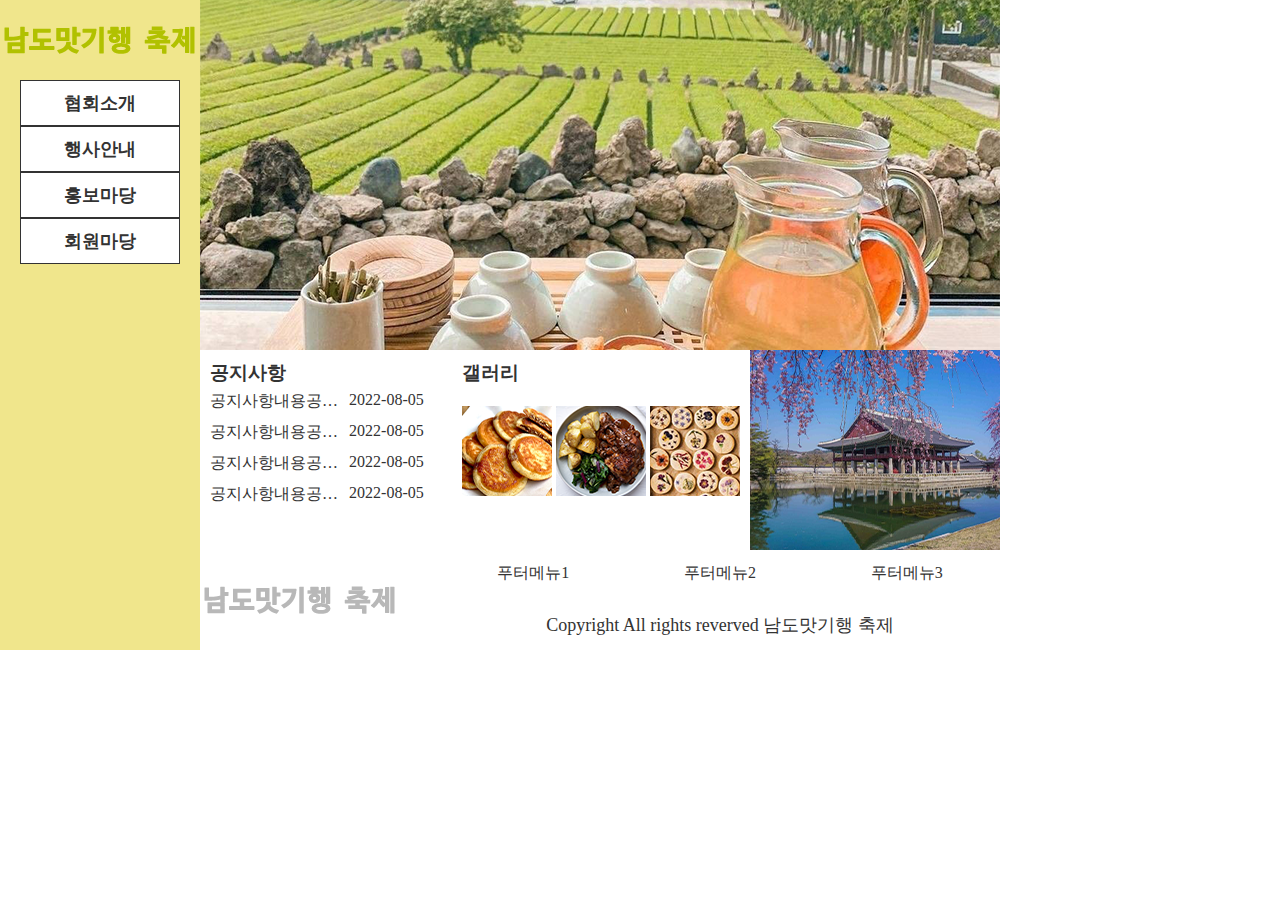
<file: 웹디자인 기능사 PROJECT/C-3/index.html>
<!DOCTYPE html>
<html lang="ko">
    <head>
        <meta charset="UTF-8" />
        <meta http-equiv="X-UA-Compatible" content="IE=edge" />
        <meta name="viewport" content="width=device-width, initial-scale=1.0" />
        <link rel="stylesheet" type="text/css" href="./css/style.css" />
        <title>Document</title>
        <script src="./script/jquery3.6.0.js"></script>
        <script src="./script/script.js"></script>
    </head>
    <body>
        <div id="modal">
            <h2>남도맛기행 팝업 제목</h2>
            <p>남도맛기행 팝업에 들어가는 내용을 여기에 기재합니다</p>
            <a href="#"><button>X 닫기</button>
        </div>
        <div id="wrapper">
            <header>
                <h1 class="logo">
                    <a href="#"><img src="./images/logo.png" alt="로고이미지"></a>
                </h1>
                <nav>
                    <ul>
                        <li class="main-menu">
                            <a href="#">협회소개</a>
                            <ul class="sub-menu">
                                <li><a href="#">인사말</a></li>
                                <li><a href="#">명인</a></li>
                                <li><a href="#">오시는길</a></li>
                            </ul>
                        </li>
                        <li class="main-menu">
                            <a href="#">행사안내</a>
                            <ul class="sub-menu">
                                <li><a href="#">요리경연대회</a></li>
                                <li><a href="#">전시참가</a></li>
                                <li><a href="#">참가신청</a></li>
                            </ul>
                        </li>
                        <li class="main-menu">
                            <a href="#">홍보마당</a>
                            <ul class="sub-menu">
                                <li><a href="#">축제소식</a></li>
                                <li><a href="#">보도자료</a></li>
                                <li><a href="#">레시피</a></li>
                            </ul>
                        </li>
                        <li class="main-menu">
                            <a href="#">회원마당</a>
                            <ul class="sub-menu">
                                <li><a href="#">QnA</a></li>
                                <li><a href="#">사진갤러리</a></li>
                                <li><a href="#">공지사항</a></li>
                            </ul>
                        </li>
                    </ul>
                </nav>
            </header>
            <main>
                <section class="slide">
                    <div class="slide-list">
                        <a href="#"><img src="./images/slide1.png" alt="슬라이드 이미지1"></a>
                        <a href="#"><img src="./images/slide2.png" alt="슬라이드 이미지2"></a>
                        <a href="#"><img src="./images/slide3.png" alt="슬라이드 이미지3"></a>
                    </div>
                </section>
                <section class="contents">
                    <div class="notice">
                        <h3><a href="#">공지사항</a></h3>
                        <ul>
                            <li class="modalopen"><a href="#">공지사항내용공지사항내용</a><p>2022-08-05</p></li>
                            <li><a href="#">공지사항내용공지사항내용</a><p>2022-08-05</p></li>
                            <li><a href="#">공지사항내용공지사항내용</a><p>2022-08-05</p></li>
                            <li><a href="#">공지사항내용공지사항내용</a><p>2022-08-05</p></li>
                        </ul>
                    </div>
                    <div class="gallery">
                        <h3><a href="#">갤러리</a></h3>
                        <div class="gallery-list">
                            <a href="#"><img src="./images/gallery1.png" alt="갤러리이미지1"></a>
                            <a href="#"><img src="./images/gallery2.png" alt="갤러리이미지2"></a>
                            <a href="#"><img src="./images/gallery3.png" alt="갤러리이미지3"></a>
                        </div>
                    </div>
                    <div class="banner">
                        <a href="#"><img src="./images/banner.png" alt="배너 이미지"></a>
                    </div>
                </section>
                <footer>
                    <div class="f-logo">
                        <a href="#"><img src="./images/f-logo.png" alt="푸터로고"></a>
                    </div>
                    <div class="f-item">
                        <ul class="f-menu">
                            <li><a href="#">푸터메뉴1</a></li>
                            <li><a href="#">푸터메뉴2</a></li>
                            <li><a href="#">푸터메뉴3</a></li>
                        </ul>
                        <p class="f-text">Copyright All rights reverved 남도맛기행 축제</p>
                    </div>
                </footer>
            </main>
        </div>
    </body>
</html>
</file>
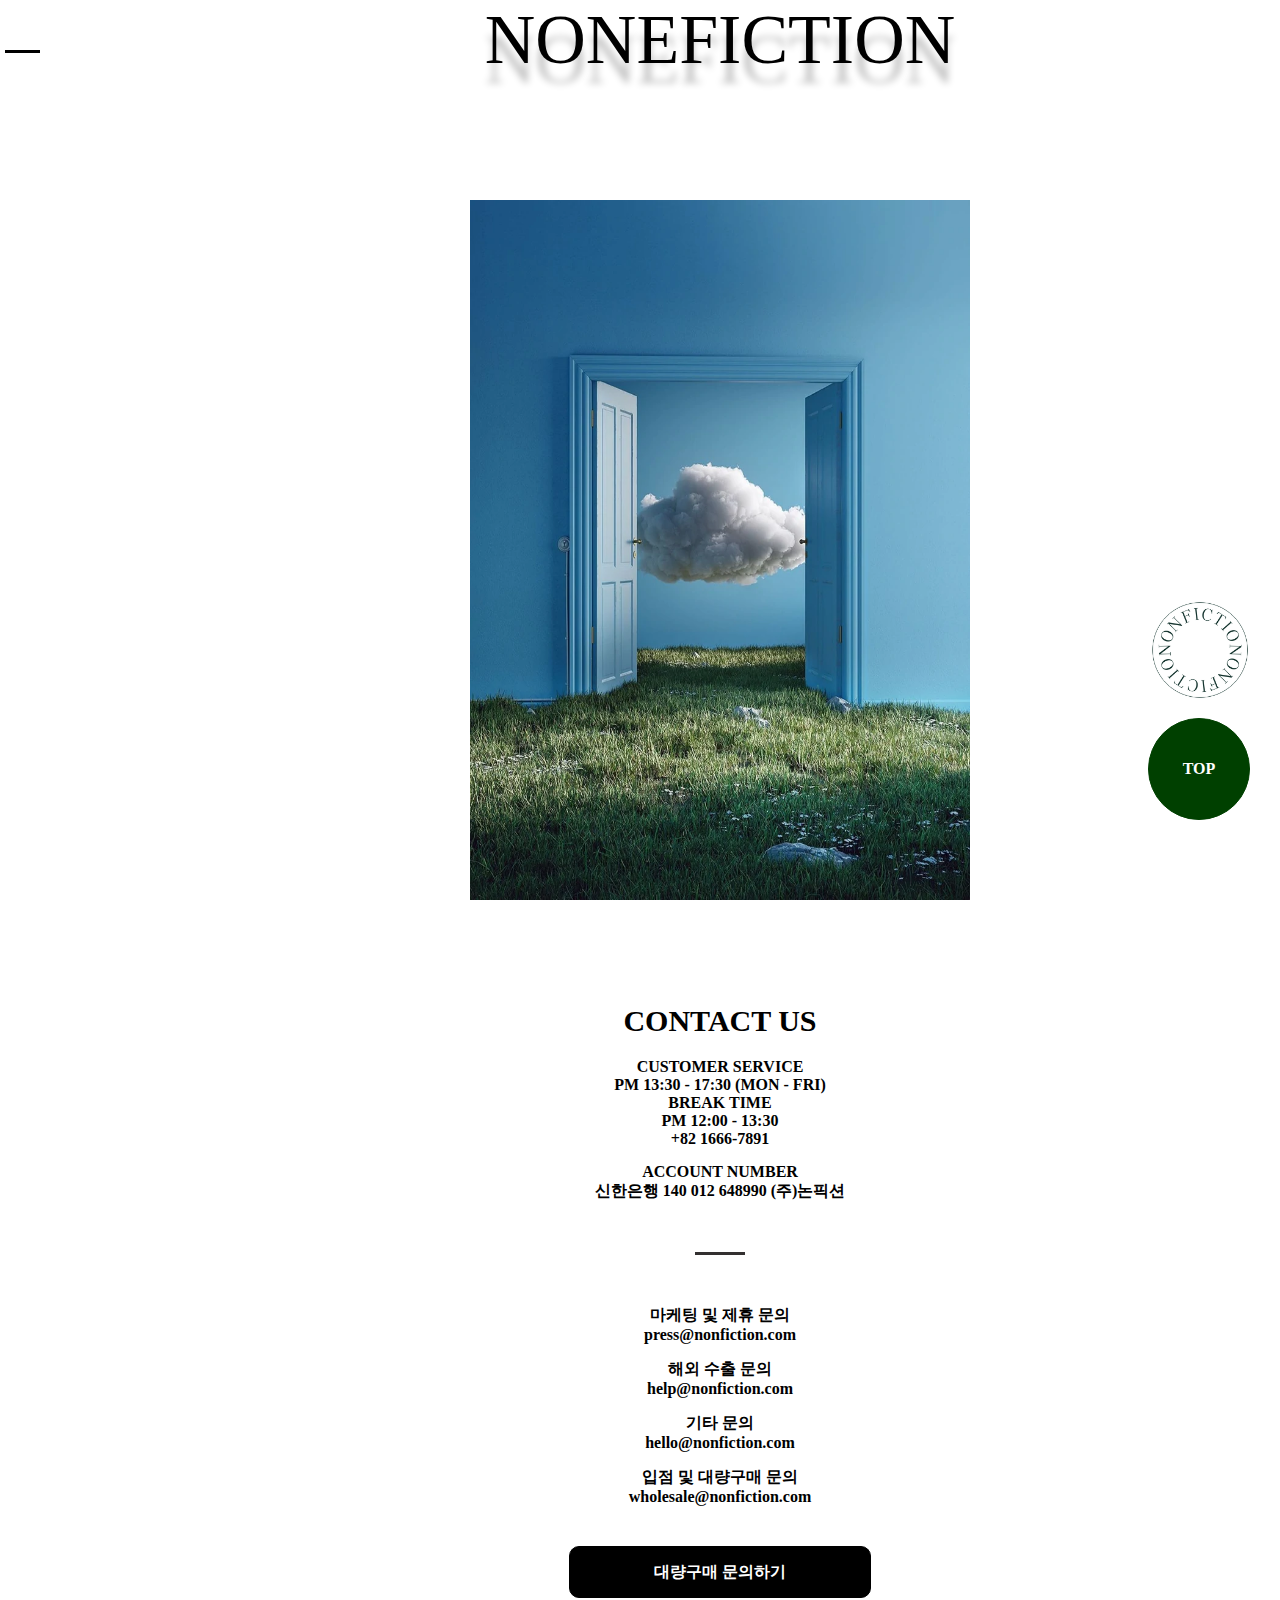
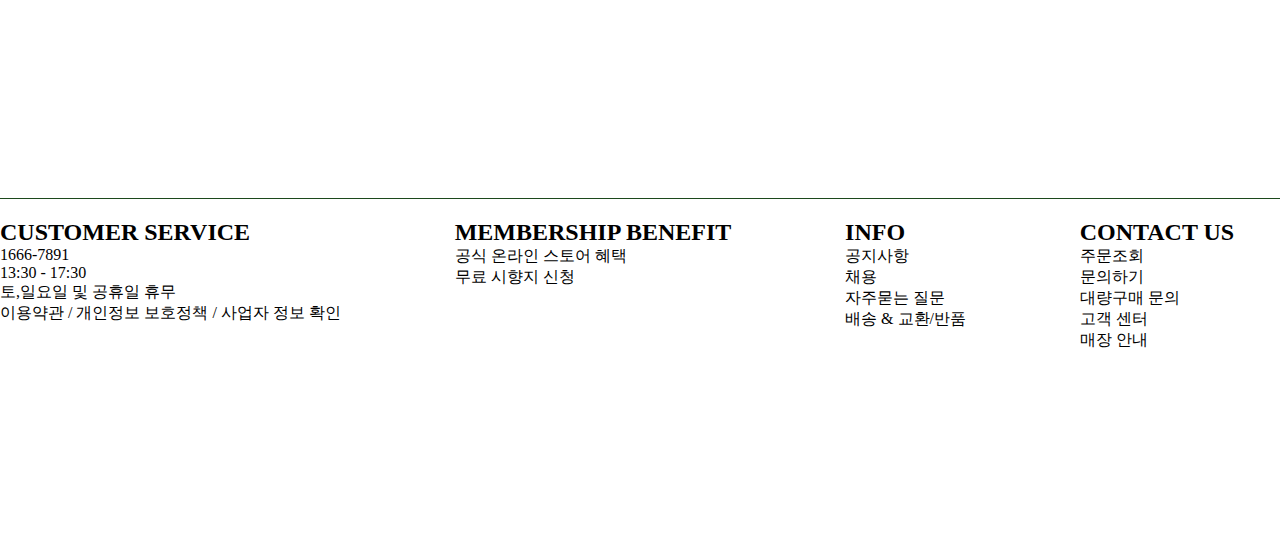
<file: nonefiction/contact.html>
<!DOCTYPE html>
<html lang="ko">
    <head>
        <meta charset="UTF-8" />
        <meta name="viewport" content="width=device-width, initial-scale=1" />
        <link rel="stylesheet" type="text/css" href="./contact.css">
        <title>NONEFICTION CONTACT</title>
    </head>
    <body>
        <div class="wrapper">
            <header>
                <input type="checkbox" id="menubar" />
                <label for="menubar">
                    <span></span>
                </label>
                <a href="./index.html" class="bigtitle">NONEFICTION</a>
                <a href="#" class="login">LOGIN</a>
                <nav class="menu">
                    <a href="#" class="shop">SHOP</a>
                    <div class="shop_">
                        <a href="#">SHOP ALL</a>
                        <a href="#">BEST SELLER</a>
                        <a href="#">PERFUME</a>
                        <a href="#">BODY CARE</a>
                        <a href="#">HAND CARE</a>
                        <a href="#">LIP CARE</a>
                        <a href="#">ACC</a>
                    </div>
                    <a href="#" class="about">ABOUT</a>
                    <div class="about_">
                        <a href="#">OUR STORY</a>
                        <a href="#">CAMPAIGN</a>
                        <a href="#">PRESS</a>
                    </div>
                    <a href="#" class="stores">STORES</a>
                    <a href="../ver2/contact.html" class="contact">CONTACT</a>
                </nav>
            </header>
            <aside>
                <img src="./images/논픽션동그라미로고.png" />
                <a href="#">TOP</a>
            </aside>
            <main>
                <img src="./images/구름.png">
                <div class="customer_service">
                    <h2>CONTACT US</h2>
                    <p>CUSTOMER SERVICE</p>
                    <p>PM 13:30 - 17:30 (MON - FRI)</p>
                    <p>BREAK TIME</p>
                    <p>PM 12:00 - 13:30</p>
                    <p>+82 1666-7891</p>
                    <p>ACCOUNT NUMBER</p>
                    <p>신한은행 140 012 648990 (주)논픽션</p>
                </div>
                <div class="line"></div>
                <div class="marketing_q">
                    <p>마케팅 및 제휴 문의</p>
                    <p>press@nonfiction.com</p>
                </div>
                <div class="overseas_q">
                    <p>해외 수출 문의</p>
                    <p>help@nonfiction.com</p>
                </div>
                <div class="etc_q">
                    <p>기타 문의</p>
                    <p>hello@nonfiction.com</p>
                </div>
                <div class="store_q">
                    <p>입점 및 대량구매 문의</p>
                    <p>wholesale@nonfiction.com</p>
                </div>
                <div class="purchase">대량구매 문의하기</div>
            </main>
            <footer>
                <div class="one">
                    <h2>CUSTOMER SERVICE</h2>
                    <p>1666-7891</p>
                    <p>13:30 - 17:30</p>
                    <p>토,일요일 및 공휴일 휴무</p>
                    <p>이용약관 / 개인정보 보호정책 / 사업자 정보 확인</p>
                </div>
                <div class="two">
                    <h2>MEMBERSHIP BENEFIT</h2>
                    <p>공식 온라인 스토어 혜택</p>
                    <p>무료 시향지 신청</p>
                </div>
                <div class="three">
                    <h2>INFO</h2>
                    <p>공지사항</p>
                    <p>채용</p>
                    <p>자주묻는 질문</p>
                    <p>배송 & 교환/반품</p>
                </div>
                <div class="four">
                    <h2>CONTACT US</h2>
                    <p>주문조회</p>
                    <p>문의하기</p>
                    <p>대량구매 문의</p>
                    <p>고객 센터</p>
                    <p>매장 안내</p>
                </div>
                <div class="five">
                    <h2>SOCIAL</h2>
                    <p>Instagram</p>
                    <p>Pinterest</p>
                    <p>Kakao</p>
                </div>
            </footer>
        </div>
    </body>
</html>
</file>
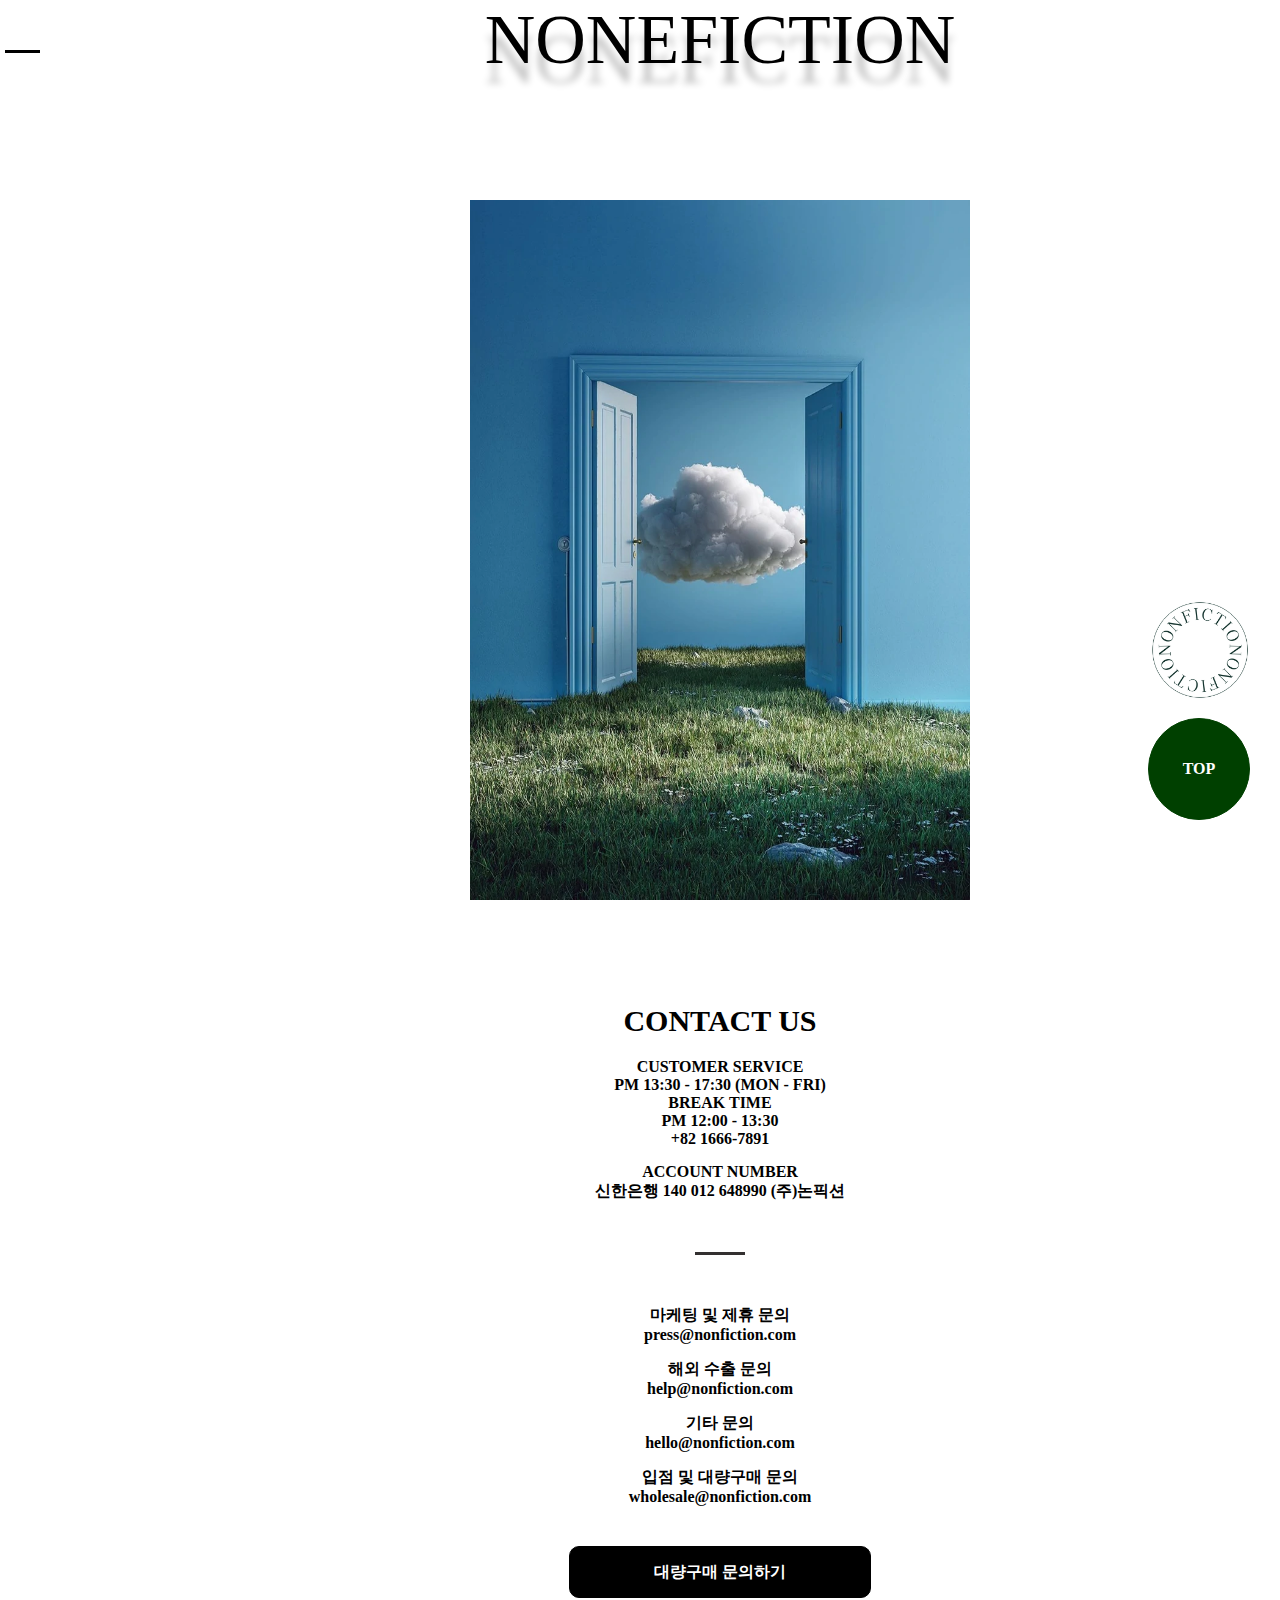
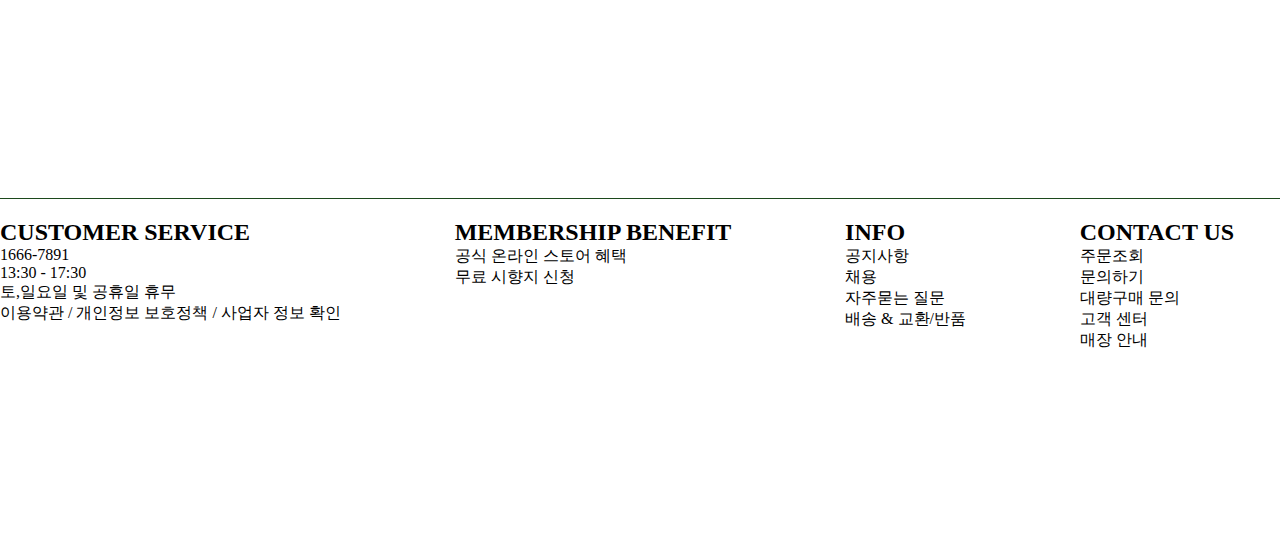
<file: rhPortfolio/쇼핑몰 PROJECT/contact.html>
<!DOCTYPE html>
<html lang="ko">
    <head>
        <meta charset="UTF-8" />
        <meta name="viewport" content="width=device-width, initial-scale=1" />
        <link rel="stylesheet" type="text/css" href="./contact.css">
        <title>contact</title>
    </head>
    <body>
        <div class="wrapper">
            <header>
                <input type="checkbox" id="menubar" />
                <label for="menubar">
                    <span></span>
                </label>
                <a href="./index.html" class="bigtitle">NONEFICTION</a>
                <a href="#" class="login">LOGIN</a>
                <nav class="menu">
                    <a href="#" class="shop">SHOP</a>
                    <div class="shop_">
                        <a href="#">SHOP ALL</a>
                        <a href="#">BEST SELLER</a>
                        <a href="#">PERFUME</a>
                        <a href="#">BODY CARE</a>
                        <a href="#">HAND CARE</a>
                        <a href="#">LIP CARE</a>
                        <a href="#">ACC</a>
                    </div>
                    <a href="#" class="about">ABOUT</a>
                    <div class="about_">
                        <a href="#">OUR STORY</a>
                        <a href="#">CAMPAIGN</a>
                        <a href="#">PRESS</a>
                    </div>
                    <a href="#" class="stores">STORES</a>
                    <a href="./contact.html" class="contact">CONTACT</a>
                </nav>
            </header>
            <aside>
                <img src="./images/논픽션동그라미로고.png" />
                <a href="#">TOP</a>
            </aside>
            <main>
                <img src="./images/구름.png">
                <div class="customer_service">
                    <h2>CONTACT US</h2>
                    <p>CUSTOMER SERVICE</p>
                    <p>PM 13:30 - 17:30 (MON - FRI)</p>
                    <p>BREAK TIME</p>
                    <p>PM 12:00 - 13:30</p>
                    <p>+82 1666-7891</p>
                    <p>ACCOUNT NUMBER</p>
                    <p>신한은행 140 012 648990 (주)논픽션</p>
                </div>
                <div class="line"></div>
                <div class="marketing_q">
                    <p>마케팅 및 제휴 문의</p>
                    <p>press@nonfiction.com</p>
                </div>
                <div class="overseas_q">
                    <p>해외 수출 문의</p>
                    <p>help@nonfiction.com</p>
                </div>
                <div class="etc_q">
                    <p>기타 문의</p>
                    <p>hello@nonfiction.com</p>
                </div>
                <div class="store_q">
                    <p>입점 및 대량구매 문의</p>
                    <p>wholesale@nonfiction.com</p>
                </div>
                <div class="purchase">대량구매 문의하기</div>
            </main>
            <footer>
                <div class="one">
                    <h2>CUSTOMER SERVICE</h2>
                    <p>1666-7891</p>
                    <p>13:30 - 17:30</p>
                    <p>토,일요일 및 공휴일 휴무</p>
                    <p>이용약관 / 개인정보 보호정책 / 사업자 정보 확인</p>
                </div>
                <div class="two">
                    <h2>MEMBERSHIP BENEFIT</h2>
                    <p>공식 온라인 스토어 혜택</p>
                    <p>무료 시향지 신청</p>
                </div>
                <div class="three">
                    <h2>INFO</h2>
                    <p>공지사항</p>
                    <p>채용</p>
                    <p>자주묻는 질문</p>
                    <p>배송 & 교환/반품</p>
                </div>
                <div class="four">
                    <h2>CONTACT US</h2>
                    <p>주문조회</p>
                    <p>문의하기</p>
                    <p>대량구매 문의</p>
                    <p>고객 센터</p>
                    <p>매장 안내</p>
                </div>
                <div class="five">
                    <h2>SOCIAL</h2>
                    <p>Instagram</p>
                    <p>Pinterest</p>
                    <p>Kakao</p>
                </div>
            </footer>
        </div>
    </body>
</html>
</file>
<file: nonefiction/index.css>
@charset "utf-8";
@import url("https://fonts.googleapis.com/css2?family=Gothic+A1:wght@100&family=IBM+Plex+Sans+KR:wght@100&family=Monoton&family=Nanum+Myeongjo:wght@700&family=Noto+Serif+KR:wght@200&display=swap");


*{
    margin: 0;
    padding: 0;
}

.wrapper{
    width: 1440px;
    margin: 0 auto;
}


/* header stylesheet */
header{
    height: 100px;
    position: relative;
}
header input[id=menubar]{
    display: none;
}
header input[id=menubar]:checked ~ .menu{
    top: 100%;
}
header label[for=menubar]{
    height: 100%;    
}
header label[for=menubar] span{
    position: absolute;
    top: 50%;
    left: 5px;
    width: 35px;
    height: 3px;
    background-color: black;
    text-align: center;
    cursor: pointer;
}
header .bigtitle{
    height: 100%;
    font-size: 70px;
    font-family:"EB Garamond", serif;
    text-shadow: 0 20px 7px #c4c4c4;
    text-align: center;
    text-decoration: none;
    color: black;
    position: absolute;
    top: 0;
    left: 50%;
    transform: translate(-50%);
}
header .login{
    height: 100%;
    text-align: center;
    text-decoration: none;
    color: black;
    position: absolute;
    top: 40%;
    right: 5px;
}
header .menu{
    width: 300px;
    height: 500px;
    background-color: rgba(0, 100, 0, 0.7);
    position: absolute;
    top: -500px;
    left: 0;
}
header .menu > a{           /* 큰 메뉴 */
    font-size: 20px;
    font-weight: bolder;
    margin: 20px;
}
header .menu a{            /* 작은 메뉴 */
    text-decoration: none;
    color: black;
    display: block;
    margin: 20px;
}
.menu .shop{
    margin-bottom: 0;
}
.shop:hover + .shop_{
    height: 300px;
}
.shop_{
    transition: 1s;
    height: 0;
    overflow: hidden;
}
.about:hover +.about_{
    height: 140px;
}
.menu .about{
    margin-bottom: 0;
}
.about_{
    transition: 1s;
    height: 0;
    overflow: hidden;
}
.stores:hover{
    text-decoration: underline;
}
.contact:hover{
    text-decoration: underline;
}



/*  banner stylesheet */
.banner img{
    width: 100%;
}

/* aisde stylesheet */
aside img{
    width: 100px;
    height: 100px;
    position: fixed;
    right: 30px;
    bottom: 200px;
}
aside img:hover{
    transform: rotateY(360deg);
    transition-duration: 1s;
}
aside a{
    width: 100px;
    height: 100px;
    border-radius: 100%;
    border: 1px solid  rgb(0, 64, 0);
    background-color:  rgb(0, 64, 0);
    color: white;
    text-align: center;
    text-decoration: none;
    font-weight: bolder;
    line-height: 100px;
    position: fixed;
    right: 30px;
    bottom: 80px;
}

/* items stylesheet */
.items{
    display: flex;
}
.items img{
    width: 200px;
    height: 200px;
    margin: 50px auto;
}
.items img:hover{
    transform: scale(1.1);
}

/* contents stylesheet */

.contents .title{
    text-align: center;
    margin: 50px auto;
    font-size: 20px;
    font-weight: bolder;
}
.contents .list{
    display: flex;
    justify-content: space-around;
    align-items: center;
    margin: 100px auto;
}
.contents .list div{
    padding: 0 50px;
    width: 50%;
}
.contents img{
    display: block;
    width: 500px;
    height: 600px;
}




/*** footer stylesheet ***/
footer{
    width: 1440px;
    margin-bottom: 200px;
    display: flex;
    justify-content: space-between;
    border-top: 1px solid rgb(28, 73, 28) ;
    padding-top: 20px;
}





@media screen and (max-width:768px){
    .wrapper{
        width: 80%;
        margin: 0 auto;
        text-align: center;
    }
    header .bigtitle{
        font-size: 35px;
        font-family:"EB Garamond", serif;
        text-shadow: 0 10px 3.5px #c4c4c4;
    }
    header label[for=menubar] span{
        width: 17.5px;
        height: 1.5px;
    }
    .items{
        display: block;
    }
    .contents .list{
        display: block;
        margin: 100px auto;
    }
    .contents .list div{
        width: 100%;
        padding: 0 ;
    }
    .contents img{
        display: block;
        width: 250px;
        height: 300px;
        margin: 0 auto;
    }
    footer{
        width: 50%;
        display: inline-block;
    
    }
    footer div{
        margin: 20px 0;
    }
    footer .two,
    footer .three,
    footer .four,
    footer .five{
        display: none;
    }
}
</file>
<file: rhPortfolio/css/style.css>
@charset "utf-8";

*{
    margin: 0;
    padding: 0;
}
ul,li{
    list-style: none;
}
a{
    color: black;
    text-decoration: none;
}
.thankyou_message p{
    padding: 30px 0;
    font-size: 1.2rem;
    font-weight: bold;
}
/********** popup **********/
#Email-popup{
    display: none;
    position: fixed;
    width: 500px;
    text-align: center;
    border: 2px solid yellowgreen;
    background-color: yellowgreen;
    top: 300px;
    left: 700px;
    z-index: 10;
}
#Email-popup > h1{
    margin: 10px;
}
fieldset{
    padding: 30px;
    border: 0px;
    font-weight: bold;
}
.box-input{
    margin: 10px;
    text-align: center;
}
#Email-popup > button{   /* X 버튼 */
    width: 30px;
    height: 30px;
    background-color: white;
    position: absolute;
    top: 10px;
    right: 10px;
    cursor: pointer;
}
.box-input:last-child > button{    /* send Message 버튼 */
    border: 2px solid black;
    background-color: white;
    font-weight: bold;
    font-size: 1rem;
    width: 200px;
    height: 30px;
    cursor: pointer;
    margin: 10px;
}
/********** sec1 **********/
nav{
    width: 100%;
    height: 80px;
    position: fixed;
    top: 0;
    left: 0;
    display: flex;
    align-items: center;
    background-color: white;
    z-index: 1;
}
.title{
    width: 30%;
    text-align: center;
    /* background-color: yellowgreen; */
}
.sub-title{
    margin: 0 auto;
    width: 60%;
    display: flex;
    justify-content: space-around;
    align-items: center;
    /* background-color: skyblue; */
}
h1{
    font-size: 30px;
    /* font-weight: lighter; */
}
h3{
    font-size: 25px;
    /* font-weight: lighter; */
}
.sec1{
    height: 100vh;
}
.sec1 p{
    position: absolute;
    margin: 400px 0;
    margin-left: 200px;
    font-size: 3.5rem;
}
.sec1 img{
        float: right;
        margin: 110px 50px ;
}
.line{
    position: absolute;
    top: 700px;
    left: 120px;
    border-left: 1px solid black;
    height: 200px;
}
/********** sec2 **********/
.sec2{
    height: 100vh;
    /* background-color: pink; */
    display: flex;
    justify-content: center;
    align-items: center;
}
.sec2 > div{
    margin: 0 50px;
}
.contents li{
    font-size: 1.2rem;
    font-weight: bold;
    margin: 15px 0;
    color: rgb(168, 188, 88);
}
.detail li{
    font-size: 1.2rem;
    margin: 15px 0;
}
/********** sec3 **********/
.sec3{
    height: 100vh;
    background-color: rgba(168, 188, 88,0.7);
}
.sec3 h1{
    text-align: center;
    padding: 80px 0;
}
.boxes > div{
    margin: 30px 0;
}
.first{
    display: flex;
    justify-content: center;
    align-items: center;
    text-align: center;
    line-height: 300px;
}
.first > div{
    margin: 0 70px;
    width: 300px;
    height: 300px;
    border: 1px solid black;
    background-color: white;
}
.first > div > a > img{
    width: 300px;
    height: 300px;
}
.second{
    display: flex;
    justify-content: center;
    align-items: center;
    text-align: center;
    line-height: 300px;
}
.second > div{
    margin: 0 70px;
    width: 300px;
    height: 300px;
    border: 1px solid black;
    background-color: white;
}

/********** sec4 **********/
.sec4{
    position: relative;
    height: 100vh;
    /* background-color: tomato; */
    display: flex;
    justify-content: center;
    align-items: center;
}
.sec4-wrap{
    width: 100%;
    text-align: center;
}
.sec4-wrap > div > p{
    font-size: 2rem;
}
.Email{
    cursor: pointer;
    margin: 50px auto;
    text-decoration: underline;
    font-size: 1.5rem;
}
.button{
    cursor: pointer;
    font-size: 1.5rem;
    font-weight: bolder;
    width: 250px;
    height: 70px;
    line-height: 70px;
    background-color: rgb(168, 188, 88);
    border: 1px solid rgb(168, 188, 88);
    border-radius: 10px;
    display: inline-block;
}
.last{
    height: 20px;
    position: absolute;
    bottom: 20px;
    width: 100%;
    text-align: center;
}
</file>
<file: rhPortfolio/그리드레이아웃 PROJECT/css/style.css>
@charset "utf-8";
@import url('https://fonts.googleapis.com/css2?family=EB+Garamond&family=Gothic+A1:wght@100&family=IBM+Plex+Sans+KR:wght@100&family=Monoton&family=Nanum+Myeongjo:wght@700&family=Noto+Serif+KR:wght@200&display=swap');

*{
    margin: 0;
    padding: 0;
    color: white;
}
body{
    font-family: 'EB Garamond', serif;
    height: 100vh;
}
.wrapper{
    width: 100%;
    height: 100%;
    perspective: 800px;
    background-color: #444;
}
/**** menu-icon ****/
.menu-icon{
    position: fixed;
    top: 30px;
    left: 30px;
    width: 30px;
    height: 30px;
    color: #fff;
    font-size: 30px;
    z-index: 100;
    opacity: 0;
    animation: ani 1s infinite alternate;
    cursor: inherit;
}
@keyframes ani{
    0%{
        transform: scale(1);
        color: white;
    }
    100%{
        transform: scale(1.5);
        color: #888;
    }
}
/**** menu-bar ****/
.menu-bar{
    width: 150px;
    height: 100%;
    background-color: #ddd;
    text-align: center;
    position: absolute;
    top: 0;
    left: 0;
    font-size: 1.5rem;
    transform-origin: left center;
    transform: rotateY(20deg);
    transition: all 1s;
    opacity: 1;
}
.menu-bar.menuoff{
    transform: rotateY(120deg);
    opacity: 0;
}
.menu-bar img{
    display: block;
    width: 60%;
    margin: 100px auto;
}
.menu-bar ul > li{
    margin-bottom: 3rem;
    font-size: 12px;
    color: black;
}
/**** main-contents ****/
main{
    width: 100%;
    height: 100%;
    position: fixed;
    transform-origin: right center;
    transform: rotateY(0deg);
    transition: all 1s;
}
main.menuon{
    transform: rotateY(-10deg);
}
/***** image grid contents1 *****/
main > section{
    position: absolute;
    top: 0;
    left: 0;
    width: 100%;
    height: 100%;
    display: grid;
    grid-template-columns: repeat(4, 1fr);
    grid-template-rows: repeat(4, 1fr);
    z-index: 1;
    opacity: 0;
}
main > section.on{
    z-index: 2;
    opacity: 1;
}
main > section > p{
    font-size: 1.5rem;
    text-align: center;
    display: flex;
    justify-content: center;
    align-items: center;
    transition: all 1s;
    transform: rotateY(180deg);
}
main > section.on > p{
    transform: rotateY(0deg);
}
section.box1 > p:nth-child(1){
    grid-column: 1 / span 2;
    background-color: black;
}
section.box1 > p:nth-child(2){
    /* background-image: url(../images/m1.jpg);
    background-position: right center; */
    background: url(../images/미센모시계.jpg) no-repeat right center;
    background-size: cover;
}
section.box1 > p:nth-child(3){
    background-color: white;
    color: black;
}
section.box1 > p:nth-child(4){
    background-color: white;
    color: black;
}
section.box1 > p:nth-child(5){
    background: url(../images/머지컵.jpg) no-repeat center center;
    background-size: contain;
    background-color: #fff;
}
section.box1 > p:nth-child(6){
    grid-column:  3 / span 2;
    grid-row: 2 / span 2;
    background: url(../images/미센모방.jpg) no-repeat right center;
    background-size: cover;
}
section.box1 > p:nth-child(7){
    background: url(../images/달력.png) no-repeat center center;
    background-size: cover;
}
section.box1 > p:nth-child(8){
    background-color: black;
    color: white;
}
section.box1 > p:nth-child(9){
    background-color: white;
    color: black;
}
section.box1 > p:nth-child(10){
    grid-column: 2 / span 2;
    background: url(../images/미센모조명.jpg) no-repeat bottom center;
    background-size: cover;
}
section.box1 > p:nth-child(11){
    background-color: white;
    color: black;
}

/***** image grid contents2 *****/
section.box2 p:nth-child(1){
    background-color: #f5f6c3;
    color: black;
}
section.box2 > p:nth-child(2){
    background: url(../images/스마일러그.jpg) no-repeat center center;
    background-size: cover;
    background-color: #fff;
}
section.box2 > p:nth-child(3){
    grid-column: 3 / span 2;
    font-size: 3em;
    background-color: #ac9357;
    color: #f5f6c3;
    font-weight: bolder;
}
section.box2 > p:nth-child(4){
    grid-column: 1;
    grid-row: 2 / span 2;
    background: url(../images/빈티지오브젝트.jpg) no-repeat right top;
    background-size: cover;
    background-color: #fff;
}
section.box2 > p:nth-child(5){
    grid-column: 2 / span 2;
    grid-row: 2 / span 2;
    background: #fff;
    background: url(../images/빈티지방.jpg) no-repeat center center;
    background-size: cover;
}
section.box2 > p:nth-child(6){
    background: url(../images/빈티지거울.jpg) no-repeat bottom center;
    background-size: cover;
}
section.box2 > p:nth-child(7){
    background-color: #f8ffad;
    color: black;
}
section.box2 > p:nth-child(8){
    background: url(../images/빈티지소파.jpg) no-repeat center center;
    background-size: cover;
}
section.box2>p:nth-child(9){
    background-color: #f9eac7;
    color: black;
}

section.box2>p:nth-child(10){
    background: url(../images/빈티지조명.jpg) no-repeat center center;
    background-size: cover;
}

section.box2>p:nth-child(11){
    background: url(../images/빈티지랙.jpg) no-repeat center center;
    background-size: cover;
}

/***** image grid contents3 *****/
section.box3>p:nth-child(1){
    grid-column: 1 / span 2;
    grid-row: 1 / span 4;
    background: url(../images/모던거울.jpg) no-repeat center center;
    background-size: cover;
}

section.box3>p:nth-child(2){
    background-color: #565a2b;
}

section.box3>p:nth-child(3){
    background: url(../images/모던계단.jpg) no-repeat bottom center;
    background-size: cover;
}

section.box3>p:nth-child(4){
    grid-column: 3 / span 2;
    background-color: black;
    font-size: 3em;
    font-weight: bolder;
}

section.box3>p:nth-child(5){
    grid-column: 3;
    grid-row: 3 / span 2;
    background: url(../images/모던침실.jpg) no-repeat center center;
    background-size: cover;
}

section.box3>p:nth-child(6){
    background-color: #565a2b;
}

section.box3>p:nth-child(7){
    background: url(../images/모던소파.jpg) no-repeat center center;
    background-size: cover;
}
</file>
<file: rhPortfolio/쇼핑몰 PROJECT/index.css>
@charset "utf-8";
@import url("https://fonts.googleapis.com/css2?family=Gothic+A1:wght@100&family=IBM+Plex+Sans+KR:wght@100&family=Monoton&family=Nanum+Myeongjo:wght@700&family=Noto+Serif+KR:wght@200&display=swap");


*{
    margin: 0;
    padding: 0;
}

.wrapper{
    width: 1440px;
    margin: 0 auto;
}


/* header stylesheet */
header{
    height: 100px;
    position: relative;
}
header input[id=menubar]{
    display: none;
}
header input[id=menubar]:checked ~ .menu{
    top: 100%;
}
header label[for=menubar]{
    height: 100%;    
}
header label[for=menubar] span{
    position: absolute;
    top: 50%;
    left: 5px;
    width: 35px;
    height: 3px;
    background-color: black;
    text-align: center;
    cursor: pointer;
}
header .bigtitle{
    height: 100%;
    font-size: 70px;
    font-family:"EB Garamond", serif;
    text-shadow: 0 20px 7px #c4c4c4;
    text-align: center;
    text-decoration: none;
    color: black;
    position: absolute;
    top: 0;
    left: 50%;
    transform: translate(-50%);
}
header .login{
    height: 100%;
    text-align: center;
    text-decoration: none;
    color: black;
    position: absolute;
    top: 40%;
    right: 5px;
}
header .menu{
    width: 300px;
    height: 500px;
    background-color: rgba(0, 100, 0, 0.7);
    position: absolute;
    top: -500px;
    left: 0;
}
header .menu > a{           /* 큰 메뉴 */
    font-size: 20px;
    font-weight: bolder;
    margin: 20px;
}
header .menu a{            /* 작은 메뉴 */
    text-decoration: none;
    color: black;
    display: block;
    margin: 20px;
}
.menu .shop{
    margin-bottom: 0;
}
.shop:hover + .shop_{
    height: 300px;
}
.shop_{
    transition: 1s;
    height: 0;
    overflow: hidden;
}
.about:hover +.about_{
    height: 140px;
}
.menu .about{
    margin-bottom: 0;
}
.about_{
    transition: 1s;
    height: 0;
    overflow: hidden;
}
.stores:hover{
    text-decoration: underline;
}
.contact:hover{
    text-decoration: underline;
}



/*  banner stylesheet */
.banner img{
    width: 100%;
}

/* aisde stylesheet */
aside img{
    width: 100px;
    height: 100px;
    position: fixed;
    right: 30px;
    bottom: 200px;
}
aside img:hover{
    transform: rotateY(360deg);
    transition-duration: 1s;
}
aside a{
    width: 100px;
    height: 100px;
    border-radius: 100%;
    border: 1px solid  rgb(0, 64, 0);
    background-color:  rgb(0, 64, 0);
    color: white;
    text-align: center;
    text-decoration: none;
    font-weight: bolder;
    line-height: 100px;
    position: fixed;
    right: 30px;
    bottom: 80px;
}

/* items stylesheet */
.items{
    display: flex;
}
.items img{
    width: 200px;
    height: 200px;
    margin: 50px auto;
}
.items img:hover{
    transform: scale(1.1);
}

/* contents stylesheet */

.contents .title{
    text-align: center;
    margin: 50px auto;
    font-size: 20px;
    font-weight: bolder;
}
.contents .list{
    display: flex;
    justify-content: space-around;
    align-items: center;
    margin: 100px auto;
}
.contents .list div{
    padding: 0 50px;
    width: 50%;
}
.contents img{
    display: block;
    width: 500px;
    height: 600px;
}




/*** footer stylesheet ***/
footer{
    width: 1440px;
    margin-bottom: 200px;
    display: flex;
    justify-content: space-between;
    border-top: 1px solid rgb(28, 73, 28) ;
    padding-top: 20px;
}





@media screen and (max-width:768px){
    .wrapper{
        width: 80%;
        margin: 0 auto;
        text-align: center;
    }
    header .bigtitle{
        font-size: 35px;
        font-family:"EB Garamond", serif;
        text-shadow: 0 10px 3.5px #c4c4c4;
    }
    header label[for=menubar] span{
        width: 17.5px;
        height: 1.5px;
    }
    .items{
        display: block;
    }
    .contents .list{
        display: block;
        margin: 100px auto;
    }
    .contents .list div{
        width: 100%;
        padding: 0 ;
    }
    .contents img{
        display: block;
        width: 250px;
        height: 300px;
        margin: 0 auto;
    }
    footer{
        width: 50%;
        display: inline-block;
    
    }
    footer div{
        margin: 20px 0;
    }
    footer .two,
    footer .three,
    footer .four,
    footer .five{
        display: none;
    }
}
</file>
<file: rhPortfolio/웹디자인 기능사 PROJECT/css/style.css>
@charset "utf-8";

*{
    margin: 0;
    padding: 0;
    color:  #333333;
}
ul{
    list-style: none;
}
a{
    text-decoration: none;
    display: block;
}
img{
    display: block;
}

#wrapper{
    width: 1000px;
    height: 650px;
    display: flex;
}
#modal{
    display: none;
    position: absolute;
    top: 300px;
    left: 400px;
    background-color: #fff;
    z-index: 11;
    border: 1px solid #333;
    width: 500px;
    padding: 10px;
}
#modal > *{
    padding: 10px;
}
#modal a{
    text-align: right;
}

/********** header ********************/
header{
    width: 20%;
    background-color: khaki;
}
.logo{
    height: 40px;
    margin: 20px auto;
}
nav{
    width: 80%;
    margin: 0 auto;
    text-align: center;
    background-color: #fff;
}
.main-menu{
    position: relative;
}
.main-menu > a{
    border: 1px solid #333;
    padding: 10px;
    font-size: 18px;
    font-weight: bolder;
}
.main-menu:hover > a{
    background-color: khaki;
}
.sub-menu{
    display: none;
    background-color: khaki;
    width: 100%;
    position: absolute;
    top: -30px;
    left: 100%;
    z-index: 10;
}
.sub-menu li > a{
    padding: 5px;
}
.sub-menu li:hover > a{
    background-color: #fff;
}

/********** main ********************/
main{
    width: 80%;
}
.slide{
    height: 350px;
    overflow: hidden;
    position: relative;
}
.slide-list{
    display: flex;
    position: absolute;
    top: 0;
    left: 0;
}
.contents{
    height: 200px;
    display: flex;
}
.notice{
    width: 250px;
    padding: 10px;
}
.notice li{
    display: flex;
    padding: 5px 0;
}
.notice li a{
    width: 60%;
    white-space: nowrap;
    overflow: hidden;
    text-overflow: ellipsis;
}
.gallery{
    width: 300px;
    padding: 10px;
}
.gallery-list{
    margin-top: 20px;
    display: flex;
    justify-content: space-between;
}

.banner{
    width: 250px;
}

/********** footer ********************/
footer{
    height: 100px;
    text-align: center;
    display: flex;
    align-items: center;
}
.f-logo{
    width: 30%;
    height: 40px;
}
.f-item{
    width: 70%;
    height: 100%;
}
.f-item *{
    height: 50%;
}
.f-menu{
    display: flex;
    justify-content: space-around;
    align-items: center;
}
.f-menu li{
    padding: 5px 10px;
}
.f-text{
    font-size: 18px;
    line-height: 50px;
}
</file>
<file: 웹디자인 기능사 PROJECT/B-2/css/style.css>
@charset "utf-8";

*{
    margin: 0;
    padding: 0;
    color: #333333;
    box-sizing: border-box;
}
li{
    list-style: none;
}
a{
    text-decoration: none;
    display: block;
}


/********** modal popup **********/
.modal{
    display: none;
    background-color: #fff;
    border: 1px solid #333;
    padding: 20px;
    position: fixed;
    left: 0;
    right: 0;
    width: 500px;
    margin: 200px auto;
    z-index: 10;
}
.modal p{
    margin-top: 20px;
}
.modal button{
    float: right;
    cursor: pointer;
}
/********** header **********/
header{
    width: 100%;
    background-color: rgb(255, 219, 225);
}
.h-wrap{
    width: 1200px;
    height: 100px;
    margin: 0 auto;
    display: flex;
    align-items: center;
}
.h-wrap .menu-bg{
    width: 1200px;
    height: 170px;
    background-color:  rgb(255, 219, 225);
    position: absolute;
    top: 99px;
    z-index: 8;
    display: none;
} 

.h-wrap > h1{
    width: 20%;
    height: 40px;
    text-align: center;
}
.h-wrap > nav{
    width: 80%;
    height: 100%;
    background-color: yellowgreen;
    z-index: 9;
    text-align: center;
}
.h-wrap > nav > ul{
    width: 80%;
    height: 100%;
    margin-left: auto;
    display: flex;
    align-items: flex-end;
}
.main-menu{
    padding: 10px;
    width: 25%;
    background-color: #fff;
    position: relative;
}
.main-menu > a{
    font-weight: bolder;
    font-size: 20px;
}
.main-menu:hover{
    background-color:  rgb(255, 219, 225);
}
.sub-menu{
    display: none;
    position: absolute;
    top: 46px;
    left: 0;
    width: 100%;
    height: 170px;
    background-color:  rgb(255, 219, 225);
}
.sub-menu li{
padding: 10px;
}
.sub-menu li:hover{
    background-color: yellowgreen;
}
/********** main **********/
main{
    width: 1200px;
    margin: 0 auto;
}
.slide{
    width: 100%;
    height: 300px;
    position: relative;
    overflow: hidden;
}
.slide-list{
    width: 300%;
    position: absolute;
    top: 0;
    left: 0;
    display: flex;
}
.slide-list img{
    display: block;
}
.contents{
    width: 100%;
    height: 200px;
    display: flex;
}
.contents div{
    width: 33.33333%;
}
.notice{
    padding: 10px;
}
.notice li{
    display: flex;
    padding: 5px 0;
}
.notice li > a{
    width: 75%;
    white-space: nowrap;
    overflow: hidden;
    text-overflow: ellipsis;
}
.notice li:hover{
    background-color: rgb(255, 219, 225);
}

.gallery{
    padding: 10px;
}
.gallery ul{
    display: flex;
    justify-content: space-around;
    padding: 10px;
}
.gallery ul > li{
    padding: 10px 0;
    opacity: 0.8;
}
.gallery ul > li:hover{
    opacity: 1;
}
.link{
    background-color: green;
}
/********** footer **********/
footer{
    width: 100%;
    background-color:  rgb(255, 219, 225);
}
.f-wrap{
    width: 1200px;
    margin: 0 auto;
    height: 100px;
    display: flex;
}
.f-wrap > p{
    width: 80%;
    font-size: 20px;
    text-align: center;
    line-height: 100px;
}
.f-wrap > div{
    width: 20%;
}
.f-wrap > div > div{
    width: 100%;
    height: 50%;
}
.sns{
    display: flex;
    justify-content: center;
}
.sns > a{
    padding: 5px 10px;
}
.site{
    text-align: center;
    line-height: 50px;
}
</file>
<file: 웹디자인 기능사 PROJECT/C-3/css/style.css>
@charset "utf-8";

*{
    margin: 0;
    padding: 0;
    color:  #333333;
}
ul{
    list-style: none;
}
a{
    text-decoration: none;
    display: block;
}
img{
    display: block;
}

#wrapper{
    width: 1000px;
    height: 650px;
    display: flex;
}
#modal{
    display: none;
    position: absolute;
    top: 300px;
    left: 400px;
    background-color: #fff;
    z-index: 11;
    border: 1px solid #333;
    width: 500px;
    padding: 10px;
}
#modal > *{
    padding: 10px;
}
#modal a{
    text-align: right;
}

/********** header ********************/
header{
    width: 20%;
    background-color: khaki;
}
.logo{
    height: 40px;
    margin: 20px auto;
}
nav{
    width: 80%;
    margin: 0 auto;
    text-align: center;
    background-color: #fff;
}
.main-menu{
    position: relative;
}
.main-menu > a{
    border: 1px solid #333;
    padding: 10px;
    font-size: 18px;
    font-weight: bolder;
}
.main-menu:hover > a{
    background-color: khaki;
}
.sub-menu{
    display: none;
    background-color: khaki;
    width: 100%;
    position: absolute;
    top: -30px;
    left: 100%;
    z-index: 10;
}
.sub-menu li > a{
    padding: 5px;
}
.sub-menu li:hover > a{
    background-color: #fff;
}

/********** main ********************/
main{
    width: 80%;
}
.slide{
    height: 350px;
    overflow: hidden;
    position: relative;
}
.slide-list{
    display: flex;
    position: absolute;
    top: 0;
    left: 0;
}
.contents{
    height: 200px;
    display: flex;
}
.notice{
    width: 250px;
    padding: 10px;
}
.notice li{
    display: flex;
    padding: 5px 0;
}
.notice li a{
    width: 60%;
    white-space: nowrap;
    overflow: hidden;
    text-overflow: ellipsis;
}
.gallery{
    width: 300px;
    padding: 10px;
}
.gallery-list{
    margin-top: 20px;
    display: flex;
    justify-content: space-between;
}

.banner{
    width: 250px;
}

/********** footer ********************/
footer{
    height: 100px;
    text-align: center;
    display: flex;
    align-items: center;
}
.f-logo{
    width: 30%;
    height: 40px;
}
.f-item{
    width: 70%;
    height: 100%;
}
.f-item *{
    height: 50%;
}
.f-menu{
    display: flex;
    justify-content: space-around;
    align-items: center;
}
.f-menu li{
    padding: 5px 10px;
}
.f-text{
    font-size: 18px;
    line-height: 50px;
}
</file>
<file: nonefiction/contact.css>
@charset "utf-8";
@import url("https://fonts.googleapis.com/css2?family=Gothic+A1:wght@100&family=IBM+Plex+Sans+KR:wght@100&family=Monoton&family=Nanum+Myeongjo:wght@700&family=Noto+Serif+KR:wght@200&display=swap");

*{
    margin: 0;
    padding: 0;
}

.wrapper{
    width: 1440px;
    margin: 0 auto;
}


/* header stylesheet */
header{
    height: 100px;
    position: relative;
}
header input[id=menubar]{
    display: none;
}
header input[id=menubar]:checked ~ .menu{
    top: 100%;
}
header label[for=menubar]{
    height: 100%;    
}
header label[for=menubar] span{
    position: absolute;
    top: 50%;
    left: 5px;
    width: 35px;
    height: 3px;
    background-color: black;
    text-align: center;
    cursor: pointer;
}
header .bigtitle{
    height: 100%;
    font-size: 70px;
    font-family:"EB Garamond", serif;
    text-shadow: 0 20px 7px #c4c4c4;
    text-align: center;
    text-decoration: none;
    color: black;
    position: absolute;
    top: 0;
    left: 50%;
    transform: translate(-50%);
}
header .login{
    height: 100%;
    text-align: center;
    text-decoration: none;
    color: black;
    position: absolute;
    top: 40%;
    right: 5px;
}
header .menu{
    width: 300px;
    height: 500px;
    background-color: rgba(0, 100, 0, 0.7);
    position: absolute;
    top: -500px;
    left: 0;
}
header .menu > a{           /* 큰 메뉴 */
    font-size: 20px;
    font-weight: bolder;
    margin: 20px;
}
header .menu a{            /* 작은 메뉴 */
    text-decoration: none;
    color: black;
    display: block;
    margin: 20px;
}
.menu .shop{
    margin-bottom: 0;
}
.shop:hover + .shop_{
    height: 300px;
}
.shop_{
    transition: 1s;
    height: 0;
    overflow: hidden;
}
.about:hover +.about_{
    height: 140px;
}
.menu .about{
    margin-bottom: 0;
}
.about_{
    transition: 1s;
    height: 0;
    overflow: hidden;
}
.stores:hover{
    text-decoration: underline;
}
.contact:hover{
    text-decoration: underline;
}



/* aisde stylesheet */
aside img{
    width: 100px;
    height: 100px;
    position: fixed;
    right: 30px;
    bottom: 200px;
}
aside img:hover{
    transform: rotateY(360deg);
    transition-duration: 1s;
}
aside a{
    width: 100px;
    height: 100px;
    border-radius: 100%;
    border: 1px solid rgb(0, 64, 0);
    background-color:  rgb(0, 64, 0);
    color: white;
    text-align: center;
    text-decoration: none;
    font-weight: bolder;
    line-height: 100px;
    position: fixed;
    right: 30px;
    bottom: 80px;
}

/*** main stylesheet ***/
main{
    text-align: center;
    font-weight: bolder;
}
main img{
    margin: 100px auto;
    width: 500px;
    height: 700px;
}
.customer_service{
    margin-bottom: 20px;
}
.customer_service h2{
    font-size: 30px;
    margin-bottom: 20px;
}
.customer_service p:nth-child(6){
    margin-bottom: 15px;
}
main .line{
    width: 50px;
    height: 3px;
    background-color: #333030;
    margin: 50px auto;
}
.marketing_q,
.overseas_q,
.etc_q,
.store_q
{
    margin-bottom: 15px;
}
.purchase{
    width: 300px;
    height: 50px;
    border: 1px solid black;
    border-radius: 10px;
    background-color: black;
    color: white;
    line-height: 50px;
    margin: 40px auto;
    margin-bottom: 200px;
    cursor: pointer;
}


/*** footer stylesheet ***/
footer{
    width: 1440px;
    margin-bottom: 200px;
    display: flex;
    justify-content: space-between;
    border-top: 1px solid rgb(28, 73, 28) ;
    padding-top: 20px;
}

/* @media screen and (max-width:768px){
    header{
        width: 50%;
    }
    .banner{
        width: 50%;
    }
    aside img{
        right: 150px;
        bottom: 80px;
    }
    main{
        width: 50%;
    }
    footer{
        display: block;
    }
    footer div{
        margin-bottom: 20px;
    }
} */
@media screen and (max-width:768px){
    .wrapper{
        width: 80%;
        margin: 0 auto;
        text-align: center;
    }
    header .bigtitle{
        font-size: 35px;
        font-family:"EB Garamond", serif;
        text-shadow: 0 10px 3.5px #c4c4c4;
    }
    header label[for=menubar] span{
        width: 17.5px;
        height: 1.5px;
    }
    main img{
        margin: 100px auto;
        width: 400px;
        height: 600px;
    }
    footer{
        width: 50%;
        display: inline-block;
    
    }
    footer div{
        margin: 20px 0;
    }
    footer .two,
    footer .three,
    footer .four,
    footer .five{
        display: none;
    }
}
</file>
<file: rhPortfolio/쇼핑몰 PROJECT/contact.css>
@charset "utf-8";
@import url("https://fonts.googleapis.com/css2?family=Gothic+A1:wght@100&family=IBM+Plex+Sans+KR:wght@100&family=Monoton&family=Nanum+Myeongjo:wght@700&family=Noto+Serif+KR:wght@200&display=swap");

*{
    margin: 0;
    padding: 0;
}

.wrapper{
    width: 1440px;
    margin: 0 auto;
}


/* header stylesheet */
header{
    height: 100px;
    position: relative;
}
header input[id=menubar]{
    display: none;
}
header input[id=menubar]:checked ~ .menu{
    top: 100%;
}
header label[for=menubar]{
    height: 100%;    
}
header label[for=menubar] span{
    position: absolute;
    top: 50%;
    left: 5px;
    width: 35px;
    height: 3px;
    background-color: black;
    text-align: center;
    cursor: pointer;
}
header .bigtitle{
    height: 100%;
    font-size: 70px;
    font-family:"EB Garamond", serif;
    text-shadow: 0 20px 7px #c4c4c4;
    text-align: center;
    text-decoration: none;
    color: black;
    position: absolute;
    top: 0;
    left: 50%;
    transform: translate(-50%);
}
header .login{
    height: 100%;
    text-align: center;
    text-decoration: none;
    color: black;
    position: absolute;
    top: 40%;
    right: 5px;
}
header .menu{
    width: 300px;
    height: 500px;
    background-color: rgba(0, 100, 0, 0.7);
    position: absolute;
    top: -500px;
    left: 0;
}
header .menu > a{           /* 큰 메뉴 */
    font-size: 20px;
    font-weight: bolder;
    margin: 20px;
}
header .menu a{            /* 작은 메뉴 */
    text-decoration: none;
    color: black;
    display: block;
    margin: 20px;
}
.menu .shop{
    margin-bottom: 0;
}
.shop:hover + .shop_{
    height: 300px;
}
.shop_{
    transition: 1s;
    height: 0;
    overflow: hidden;
}
.about:hover +.about_{
    height: 140px;
}
.menu .about{
    margin-bottom: 0;
}
.about_{
    transition: 1s;
    height: 0;
    overflow: hidden;
}
.stores:hover{
    text-decoration: underline;
}
.contact:hover{
    text-decoration: underline;
}



/* aisde stylesheet */
aside img{
    width: 100px;
    height: 100px;
    position: fixed;
    right: 30px;
    bottom: 200px;
}
aside img:hover{
    transform: rotateY(360deg);
    transition-duration: 1s;
}
aside a{
    width: 100px;
    height: 100px;
    border-radius: 100%;
    border: 1px solid rgb(0, 64, 0);
    background-color:  rgb(0, 64, 0);
    color: white;
    text-align: center;
    text-decoration: none;
    font-weight: bolder;
    line-height: 100px;
    position: fixed;
    right: 30px;
    bottom: 80px;
}

/*** main stylesheet ***/
main{
    text-align: center;
    font-weight: bolder;
}
main img{
    margin: 100px auto;
    width: 500px;
    height: 700px;
}
.customer_service{
    margin-bottom: 20px;
}
.customer_service h2{
    font-size: 30px;
    margin-bottom: 20px;
}
.customer_service p:nth-child(6){
    margin-bottom: 15px;
}
main .line{
    width: 50px;
    height: 3px;
    background-color: #333030;
    margin: 50px auto;
}
.marketing_q,
.overseas_q,
.etc_q,
.store_q
{
    margin-bottom: 15px;
}
.purchase{
    width: 300px;
    height: 50px;
    border: 1px solid black;
    border-radius: 10px;
    background-color: black;
    color: white;
    line-height: 50px;
    margin: 40px auto;
    margin-bottom: 200px;
    cursor: pointer;
}


/*** footer stylesheet ***/
footer{
    width: 1440px;
    margin-bottom: 200px;
    display: flex;
    justify-content: space-between;
    border-top: 1px solid rgb(28, 73, 28) ;
    padding-top: 20px;
}

/* @media screen and (max-width:768px){
    header{
        width: 50%;
    }
    .banner{
        width: 50%;
    }
    aside img{
        right: 150px;
        bottom: 80px;
    }
    main{
        width: 50%;
    }
    footer{
        display: block;
    }
    footer div{
        margin-bottom: 20px;
    }
} */
@media screen and (max-width:768px){
    .wrapper{
        width: 80%;
        margin: 0 auto;
        text-align: center;
    }
    header .bigtitle{
        font-size: 35px;
        font-family:"EB Garamond", serif;
        text-shadow: 0 10px 3.5px #c4c4c4;
    }
    header label[for=menubar] span{
        width: 17.5px;
        height: 1.5px;
    }
    main img{
        margin: 100px auto;
        width: 400px;
        height: 600px;
    }
    footer{
        width: 50%;
        display: inline-block;
    
    }
    footer div{
        margin: 20px 0;
    }
    footer .two,
    footer .three,
    footer .four,
    footer .five{
        display: none;
    }
}
</file>
